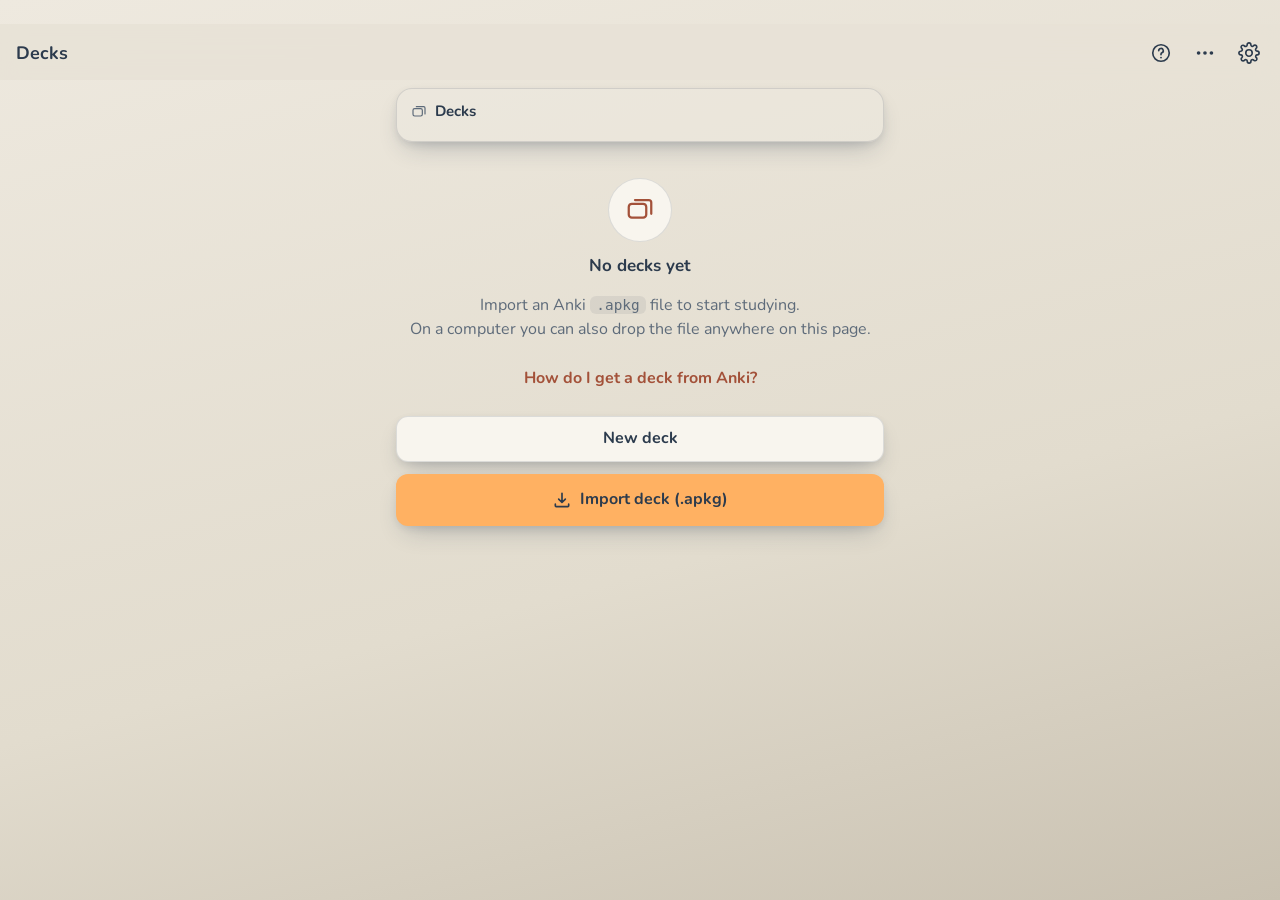
<file: flashcards/index.html>
<!doctype html>
<html lang="en">
<head>
  <meta charset="utf-8">
  <meta name="viewport" content="width=device-width, initial-scale=1, viewport-fit=cover">
  <meta name="theme-color" content="#EEE9DF" media="(prefers-color-scheme: light)">
  <meta name="theme-color" content="#1B2632" media="(prefers-color-scheme: dark)">
  <meta name="apple-mobile-web-app-capable" content="yes">
  <meta name="apple-mobile-web-app-status-bar-style" content="default">
  <meta name="apple-mobile-web-app-title" content="Cards">
  <title>Cards – spaced repetition</title>
  <link rel="manifest" href="manifest.webmanifest">
  <link rel="apple-touch-icon" href="icon.svg">
  <link rel="icon" href="icon.svg" type="image/svg+xml">
  <link rel="preconnect" href="https://fonts.gstatic.com" crossorigin>
  <link rel="stylesheet" href="https://fonts.googleapis.com/css2?family=Nunito:wght@400;600;700;800&display=swap">
  <link rel="stylesheet" href="styles.css">
</head>
<body>
  <svg hidden aria-hidden="true">
    <symbol id="i-back" viewBox="0 0 24 24"><path d="M15 5l-7 7 7 7" fill="none" stroke="currentColor" stroke-width="2.2" stroke-linecap="round" stroke-linejoin="round"/></symbol>
    <symbol id="i-gear" viewBox="0 0 24 24"><path d="M12 15.5a3.5 3.5 0 1 0 0-7 3.5 3.5 0 0 0 0 7Z" fill="none" stroke="currentColor" stroke-width="1.8"/><path d="M19.4 15a1.7 1.7 0 0 0 .3 1.8l.1.1a2 2 0 1 1-2.8 2.8l-.1-.1a1.7 1.7 0 0 0-1.8-.3 1.7 1.7 0 0 0-1 1.5V21a2 2 0 1 1-4 0v-.1a1.7 1.7 0 0 0-1.1-1.5 1.7 1.7 0 0 0-1.8.3l-.1.1a2 2 0 1 1-2.8-2.8l.1-.1a1.7 1.7 0 0 0 .3-1.8 1.7 1.7 0 0 0-1.5-1H3a2 2 0 1 1 0-4h.1a1.7 1.7 0 0 0 1.5-1.1 1.7 1.7 0 0 0-.3-1.8l-.1-.1a2 2 0 1 1 2.8-2.8l.1.1a1.7 1.7 0 0 0 1.8.3H9a1.7 1.7 0 0 0 1-1.5V3a2 2 0 1 1 4 0v.1a1.7 1.7 0 0 0 1 1.5 1.7 1.7 0 0 0 1.8-.3l.1-.1a2 2 0 1 1 2.8 2.8l-.1.1a1.7 1.7 0 0 0-.3 1.8V9a1.7 1.7 0 0 0 1.5 1H21a2 2 0 1 1 0 4h-.1a1.7 1.7 0 0 0-1.5 1Z" fill="none" stroke="currentColor" stroke-width="1.8" stroke-linejoin="round"/></symbol>
    <symbol id="i-more" viewBox="0 0 24 24"><circle cx="5" cy="12" r="2" fill="currentColor"/><circle cx="12" cy="12" r="2" fill="currentColor"/><circle cx="19" cy="12" r="2" fill="currentColor"/></symbol>
    <symbol id="i-chev" viewBox="0 0 24 24"><path d="M9 6l6 6-6 6" fill="none" stroke="currentColor" stroke-width="2" stroke-linecap="round" stroke-linejoin="round"/></symbol>
    <symbol id="i-import" viewBox="0 0 24 24"><path d="M12 4v11m0 0-4-4m4 4 4-4M4 17v2a1 1 0 0 0 1 1h14a1 1 0 0 0 1-1v-2" fill="none" stroke="currentColor" stroke-width="2" stroke-linecap="round" stroke-linejoin="round"/></symbol>
    <symbol id="i-undo" viewBox="0 0 24 24"><path d="M9 14 4 9l5-5" fill="none" stroke="currentColor" stroke-width="2" stroke-linecap="round" stroke-linejoin="round"/><path d="M4 9h10a6 6 0 0 1 0 12h-3" fill="none" stroke="currentColor" stroke-width="2" stroke-linecap="round"/></symbol>
    <symbol id="i-check" viewBox="0 0 24 24"><path d="M5 12.5l4.5 4.5L19 7.5" fill="none" stroke="currentColor" stroke-width="2.4" stroke-linecap="round" stroke-linejoin="round"/></symbol>
    <symbol id="i-cards" viewBox="0 0 24 24"><rect x="3" y="7" width="14" height="11" rx="2.5" fill="none" stroke="currentColor" stroke-width="1.8"/><path d="M8 4h11a2 2 0 0 1 2 2v9" fill="none" stroke="currentColor" stroke-width="1.8" stroke-linecap="round"/></symbol>
    <symbol id="i-edit" viewBox="0 0 24 24"><path d="M4 20h4l10.5-10.5a2.1 2.1 0 0 0-3-3L5 17v3Z" fill="none" stroke="currentColor" stroke-width="1.8" stroke-linejoin="round"/><path d="m13.5 8.5 3 3" fill="none" stroke="currentColor" stroke-width="1.8"/></symbol>
    <symbol id="i-plus" viewBox="0 0 24 24"><path d="M12 5v14M5 12h14" fill="none" stroke="currentColor" stroke-width="2.2" stroke-linecap="round"/></symbol>
    <symbol id="i-trash" viewBox="0 0 24 24"><path d="M5 7h14M10 11v6M14 11v6M6 7l1 12h10l1-12M9 7V4h6v3" fill="none" stroke="currentColor" stroke-width="1.8" stroke-linecap="round" stroke-linejoin="round"/></symbol>
    <symbol id="i-image" viewBox="0 0 24 24"><rect x="3" y="5" width="18" height="14" rx="2.5" fill="none" stroke="currentColor" stroke-width="1.8"/><circle cx="8.5" cy="10" r="1.6" fill="currentColor"/><path d="m4 18 5-5 3 3 3-3 5 5" fill="none" stroke="currentColor" stroke-width="1.8" stroke-linejoin="round"/></symbol>
    <symbol id="i-mic" viewBox="0 0 24 24"><rect x="9" y="3" width="6" height="11" rx="3" fill="none" stroke="currentColor" stroke-width="1.8"/><path d="M5 11a7 7 0 0 0 14 0M12 18v3M9 21h6" fill="none" stroke="currentColor" stroke-width="1.8" stroke-linecap="round"/></symbol>
    <symbol id="i-audio" viewBox="0 0 24 24"><path d="M4 10v4h3l4 4V6L7 10H4Z" fill="none" stroke="currentColor" stroke-width="1.8" stroke-linejoin="round"/><path d="M15 9a4 4 0 0 1 0 6M17.5 6.5a8 8 0 0 1 0 11" fill="none" stroke="currentColor" stroke-width="1.8" stroke-linecap="round"/></symbol>
    <symbol id="i-flag" viewBox="0 0 24 24"><path d="M6 21V4h10l-1.5 3.5L16 11H6" fill="none" stroke="currentColor" stroke-width="1.8" stroke-linejoin="round"/></symbol>
    <symbol id="i-stats" viewBox="0 0 24 24"><path d="M4 20V10M10 20V4M16 20v-7M22 20H2" fill="none" stroke="currentColor" stroke-width="2" stroke-linecap="round"/></symbol>
    <symbol id="i-sync" viewBox="0 0 24 24"><path d="M20 12a8 8 0 0 1-14.2 5M4 12a8 8 0 0 1 14.2-5" fill="none" stroke="currentColor" stroke-width="1.9" stroke-linecap="round"/><path d="M18 3v4h-4M6 21v-4h4" fill="none" stroke="currentColor" stroke-width="1.9" stroke-linecap="round" stroke-linejoin="round"/></symbol>
    <symbol id="i-help" viewBox="0 0 24 24"><circle cx="12" cy="12" r="9" fill="none" stroke="currentColor" stroke-width="1.8"/><path d="M9.5 9.5a2.5 2.5 0 1 1 3.5 2.3c-.7.3-1 .8-1 1.5v.5" fill="none" stroke="currentColor" stroke-width="1.8" stroke-linecap="round"/><circle cx="12" cy="17" r="1" fill="currentColor"/></symbol>
  </svg>

  <header class="topbar">
    <button id="btn-back" class="icon-btn hidden" aria-label="Back"><svg><use href="#i-back"/></svg></button>
    <h1 id="title">Decks</h1>
    <div class="spacer"></div>
    <button id="btn-undo" class="icon-btn hidden" aria-label="Undo last answer" disabled><svg><use href="#i-undo"/></svg></button>
    <button id="btn-edit-card" class="icon-btn hidden" aria-label="Edit card" data-i18n-label="btn.edit"><svg><use href="#i-edit"/></svg></button>
    <button id="btn-study-more" class="icon-btn hidden" aria-label="More"><svg><use href="#i-more"/></svg></button>
    <button id="btn-sync" class="icon-btn hidden" aria-label="Sync" title=""><svg><use href="#i-sync"/></svg></button>
    <button id="btn-help" class="icon-btn" aria-label="Help" data-i18n-label="app.help"><svg><use href="#i-help"/></svg></button>
    <button id="btn-more" class="icon-btn hidden" aria-label="More"><svg><use href="#i-more"/></svg></button>
    <button id="btn-settings" class="icon-btn" aria-label="Settings" data-i18n-label="app.settings"><svg><use href="#i-gear"/></svg></button>
  </header>
  <div id="study-progress" class="progress hidden"><div id="study-progress-bar"></div></div>

  <main id="main">
    <!-- Deck list -->
    <section id="view-decks" class="view">
      <div class="hero" id="hero">
        <div class="hero-main">
          <div class="hero-label" data-i18n="hero.due">Due today</div>
          <div class="hero-number" id="hero-due">0</div>
          <div class="hero-sub" id="hero-sub"></div>
        </div>
        <div class="hero-side">
          <div><strong id="hero-done">0</strong><span data-i18n="hero.reviewed">reviewed today</span></div>
          <div><strong id="hero-streak">0</strong><span data-i18n="hero.streak">day streak</span></div>
        </div>
      </div>

      <div class="panel" id="deck-panel">
        <div class="section-head"><h2><svg class="sh-ico"><use href="#i-cards"/></svg><span data-i18n="decks.title">Decks</span></h2><span class="muted" id="deck-summary"></span></div>
        <div id="deck-list" class="deck-list"></div>
      </div>

      <div id="empty-state" class="empty hidden">
        <div class="empty-art"><svg><use href="#i-cards"/></svg></div>
        <h3 data-i18n="empty.title">No decks yet</h3>
        <p class="muted" data-i18n-html="empty.text"></p>
        <button class="btn link" id="btn-empty-help" data-i18n="empty.help">How do I get a deck from Anki?</button>
      </div>

      <div class="row">
        <button id="btn-new-deck" class="btn" data-i18n="btn.new_deck">New deck</button>
      </div>
      <label class="btn primary big fab" id="btn-import-label">
        <svg class="ico"><use href="#i-import"/></svg> <span data-i18n="btn.import">Import deck (.apkg)</span>
        <input id="file-apkg" type="file" accept=".apkg,.zip,application/zip,application/octet-stream" hidden>
      </label>
      <input id="file-backup" type="file" accept=".zip,application/zip" hidden>
      <p id="import-status" class="status hidden" aria-live="polite"></p>
    </section>

    <!-- Deck overview -->
    <section id="view-deck" class="view hidden">
      <div class="card-panel">
        <h2 id="deck-name" class="deck-title"></h2>
        <p class="muted" id="deck-total"></p>
        <div class="ring-row">
          <svg class="ring" viewBox="0 0 120 120" aria-hidden="true">
            <circle cx="60" cy="60" r="52" class="ring-bg"/>
            <circle cx="60" cy="60" r="52" class="ring-fg" id="ring-fg"/>
            <text x="60" y="56" class="ring-num" id="ring-pct">0%</text>
            <text x="60" y="76" class="ring-lbl" data-i18n="deck.learned">learned</text>
          </svg>
          <div class="counts">
            <div class="count new"><span class="n" id="c-new">0</span><small data-i18n="count.new">New</small></div>
            <div class="count learn"><span class="n" id="c-learn">0</span><small data-i18n="count.learn">Learning</small></div>
            <div class="count due"><span class="n" id="c-due">0</span><small data-i18n="count.due">To review</small></div>
          </div>
        </div>
      </div>

      <div class="card-panel">
        <div class="section-head"><h3><svg class="sh-ico"><use href="#i-check"/></svg><span data-i18n="deck.last7">Last 7 days</span></h3><span class="muted" id="hist-total"></span></div>
        <div class="hist" id="hist"></div>
      </div>

      <button id="btn-study" class="btn primary big" data-i18n="btn.study">Study now</button>
      <div class="row">
        <button id="btn-custom" class="btn" data-i18n="btn.custom">Custom study</button>
        <button id="btn-stats" class="btn" data-i18n="btn.stats">Statistics</button>
      </div>
      <div class="row">
        <button id="btn-add-card" class="btn" data-i18n="btn.add_card">Add card</button>
        <button id="btn-browse" class="btn" data-i18n="btn.browse">Browse cards</button>
      </div>
      <div class="row">
        <button id="btn-deck-rename" class="btn" data-i18n="btn.rename_deck">Rename</button>
        <button id="btn-deck-export" class="btn" data-i18n="btn.export_deck">Export .apkg</button>
        <button id="btn-deck-delete" class="btn danger" data-i18n="btn.delete_deck">Delete deck</button>
      </div>
    </section>

    <!-- Study -->
    <section id="view-study" class="view hidden">
      <div class="study-head">
        <span class="pill new"><i></i><b id="s-new">0</b> <span data-i18n="study.new">new</span></span>
        <span class="pill learn"><i></i><b id="s-learn">0</b> <span data-i18n="study.learn">learning</span></span>
        <span class="pill due"><i></i><b id="s-due">0</b> <span data-i18n="study.due">review</span></span>
        <span id="flag-dot" class="flagdot hidden"></span>
      </div>
      <div id="card-wrap" class="card-wrap">
        <div id="card-host" class="card-host" tabindex="0" role="button" aria-label="Show answer"></div>
        <div id="timer-bar" class="timer hidden"><i></i></div>
        <div id="type-wrap" class="type-wrap hidden">
          <input id="type-input" type="text" autocomplete="off" autocapitalize="off" autocorrect="off" spellcheck="false" data-i18n-placeholder="study.type_here" placeholder="Type the answer…">
          <button id="btn-type-check" class="btn primary" data-i18n="study.check">Check</button>
        </div>
        <div id="type-result" class="type-result hidden"></div>
        <div class="card-hint" id="card-hint"></div>
      </div>
      <div class="study-controls">
        <button id="btn-show" class="btn primary big"><span data-i18n="btn.show">Show answer</span> <kbd class="key inline">space</kbd></button>
        <div id="grade" class="grade hidden">
          <button data-grade="1" class="btn again"><kbd class="key">1</kbd><span data-i18n="grade.again">Again</span><small id="iv-1"></small></button>
          <button data-grade="2" class="btn hard"><kbd class="key">2</kbd><span data-i18n="grade.hard">Hard</span><small id="iv-2"></small></button>
          <button data-grade="3" class="btn good"><kbd class="key">3</kbd><span data-i18n="grade.good">Good</span><small id="iv-3"></small></button>
          <button data-grade="4" class="btn easy"><kbd class="key">4</kbd><span data-i18n="grade.easy">Easy</span><small id="iv-4"></small></button>
        </div>
      </div>
      <div id="study-done" class="done hidden">
        <div class="done-art"><svg><use href="#i-check"/></svg></div>
        <h2 data-i18n="done.title">Session complete</h2>
        <p class="muted" id="study-done-msg"></p>
        <div class="summary">
          <div><strong id="sum-count">0</strong><span data-i18n="done.cards">cards</span></div>
          <div><strong id="sum-acc">0%</strong><span data-i18n="done.correct">correct</span></div>
          <div><strong id="sum-time">0m</strong><span data-i18n="done.time">time</span></div>
        </div>
        <button id="btn-done-back" class="btn primary big" data-i18n="btn.back_to_decks">Back to decks</button>
      </div>
    </section>

    <!-- Settings -->
    <section id="view-settings" class="view hidden">
      <div class="group">
        <div class="group-title" data-i18n="set.limits">Daily limits</div>
        <label class="field"><span data-i18n="set.new_per_day">New cards per day</span><input id="set-new-per-day" type="number" inputmode="numeric" min="0" max="9999"></label>
        <label class="field"><span data-i18n="set.rev_per_day">Maximum reviews per day</span><input id="set-rev-per-day" type="number" inputmode="numeric" min="0" max="99999"></label>
      </div>
      <div class="group">
        <div class="group-title" data-i18n="set.learning">Learning</div>
        <label class="field"><span data-i18n="set.algorithm">Scheduling algorithm</span>
          <select id="set-algo"><option value="fsrs">FSRS</option><option value="sm2">SM-2</option></select>
        </label>
        <label class="field" id="row-retention"><span data-i18n="set.retention">Desired retention (%)</span><input id="set-retention" type="number" inputmode="numeric" min="70" max="97"></label>
        <label class="field"><span data-i18n="set.steps">Learning steps (minutes)</span><input id="set-steps" type="text" placeholder="1, 10"></label>
        <p class="muted small" data-i18n="set.algo_hint"></p>
      </div>
      <div class="group">
        <div class="group-title" data-i18n="set.study">Study</div>
        <label class="field"><span data-i18n="set.type_answer">Type the answer</span><select id="set-type"><option value="0" data-i18n="set.off">Off</option><option value="1" data-i18n="set.on">On</option></select></label>
        <label class="field"><span data-i18n="set.autoplay">Play audio automatically</span><select id="set-autoplay"><option value="1" data-i18n="set.on">On</option><option value="0" data-i18n="set.off">Off</option></select></label>
        <label class="field"><span data-i18n="set.timelimit">Seconds per card (0 = no limit)</span><input id="set-timelimit" type="number" inputmode="numeric" min="0" max="600"></label>
        <button id="btn-notetypes" class="btn row-btn" data-i18n="set.notetypes">Note types (card templates)…</button>
      </div>
      <div class="group">
        <div class="group-title" data-i18n="set.appearance">Appearance</div>
        <label class="field"><span data-i18n="set.theme">Theme</span>
          <select id="set-theme"><option value="auto" data-i18n="set.theme_auto">System</option><option value="light" data-i18n="set.theme_light">Light</option><option value="dark" data-i18n="set.theme_dark">Dark</option></select>
        </label>
        <label class="field"><span data-i18n="set.language">Language</span>
          <select id="set-lang"><option value="auto" data-i18n="set.lang_auto">Automatic</option><option value="en">English</option><option value="pl">Polski</option></select>
        </label>
      </div>
      <button id="btn-settings-save" class="btn primary big" data-i18n="btn.save">Save</button>

      <div class="group" id="sync-group">
        <div class="group-title" data-i18n="sync.title">Sync between devices</div>
        <p class="status err small hidden" id="sync-unavailable"></p>
        <div id="sync-signed-out">
          <p class="muted small" data-i18n="sync.intro"></p>
          <div class="field col"><span data-i18n="sync.email">Your e-mail</span><input id="sync-email" type="email" autocomplete="email" placeholder="ala@example.com"></div>
          <button id="btn-sync-link" class="btn row-btn" data-i18n="sync.send_link">Send me a sign-in link</button>
          <button id="btn-sync-google" class="btn row-btn" data-i18n="sync.google">Sign in with Google</button>
        </div>
        <div id="sync-signed-in" class="hidden">
          <p class="small" id="sync-who"></p>
          <p class="muted small" id="sync-info"></p>
          <button id="btn-sync-now" class="btn row-btn" data-i18n="sync.now">Sync now</button>
          <button id="btn-sync-out" class="btn row-btn" data-i18n="sync.signout">Sign out</button>
        </div>
        <p class="status err small hidden" id="sync-error"></p>
      </div>
      <div class="group">
        <div class="group-title" data-i18n="set.data">Data</div>
        <button id="btn-export" class="btn row-btn" data-i18n="btn.backup">Back up everything (.zip)</button>
        <button id="btn-restore" class="btn row-btn" data-i18n="btn.restore">Restore from backup…</button>
        <button id="btn-persist" class="btn row-btn" data-i18n="btn.persist">Request persistent storage</button>
        <p class="muted small" id="storage-info">…</p>
      </div>
      <div class="group">
        <div class="group-title" data-i18n="app.help">Help</div>
        <button id="btn-settings-help" class="btn row-btn" data-i18n="empty.help">How do I get a deck from Anki?</button>
      </div>
      <div class="group">
        <div class="group-title" data-i18n="set.danger">Danger zone</div>
        <button id="btn-wipe" class="btn row-btn danger" data-i18n="btn.wipe">Delete all data on this device</button>
      </div>
      <p class="muted small center" id="settings-footer"></p>
    </section>

    <!-- Card editor -->
    <section id="view-editor" class="view hidden">
      <div class="group">
        <div class="group-title" data-i18n="ed.type">Card type</div>
        <div class="seg" id="ed-type">
          <button data-type="basic" class="on" data-i18n="ed.basic">Basic</button>
          <button data-type="reversed" data-i18n="ed.reversed">Basic + reversed</button>
          <button data-type="cloze" data-i18n="ed.cloze">Cloze</button>
        </div>
      </div>
      <div class="group" id="ed-fields">
        <div class="field col"><span id="ed-l1" data-i18n="ed.front">Front</span><div class="toolbar" data-for="ed-f1">
            <button type="button" data-cmd="bold" title="Bold"><b>B</b></button>
            <button type="button" data-cmd="italic" title="Italic"><i>I</i></button>
            <button type="button" data-cmd="underline" title="Underline"><u>U</u></button>
            <button type="button" data-cmd="superscript" title="Superscript">x<sup>2</sup></button>
            <button type="button" data-cmd="subscript" title="Subscript">H<sub>2</sub></button>
            <select data-font title="Font"><option value="">Aa</option><option value="Arial, sans-serif">Arial</option><option value="Georgia, serif">Serif</option><option value="Nunito, ui-rounded, sans-serif">Nunito</option><option value="ui-monospace, Menlo, monospace">Mono</option><option value="Comic Sans MS, cursive">Comic</option></select>
            <select data-size title="Size"><option value="">T</option><option value="2">S</option><option value="3">M</option><option value="5">L</option><option value="6">XL</option></select>
            <label class="colorbtn" title="Text colour">A<input type="color" data-color value="#2C3B4D"></label>
            <label class="colorbtn hl" title="Highlight">▮<input type="color" data-hilite value="#FFE08A"></label>
            <button type="button" data-cmd="insertUnorderedList" title="Bullets">•≡</button>
            <button type="button" data-cmd="insertOrderedList" title="Numbered">1≡</button>
            <button type="button" data-cmd="justifyLeft" title="Left">⇤</button>
            <button type="button" data-cmd="justifyCenter" title="Centre">☰</button>
            <button type="button" data-cmd="removeFormat" title="Clear formatting">⌫</button>
            <button type="button" data-cloze title="Cloze" class="cloze-btn">[…]</button>
          </div>
          <div id="ed-f1" class="rte" contenteditable="true"></div>
          <div class="thumbs" id="ed-img1"></div>
          <div class="thumbs" id="ed-aud1"></div>
          <div class="row imgrow">
            <label class="btn small-btn"><svg class="ico"><use href="#i-image"/></svg> <span data-i18n="ed.add_image">Add photo</span><input type="file" accept="image/*" data-field="1" class="ed-img-input" hidden></label>
            <button type="button" class="btn small-btn ed-rec" data-field="1"><svg class="ico"><use href="#i-mic"/></svg> <span data-i18n="ed.record">Record</span></button>
            <label class="btn small-btn"><svg class="ico"><use href="#i-audio"/></svg> <span data-i18n="ed.add_audio">Audio file</span><input type="file" accept="audio/*" data-field="1" class="ed-aud-input" hidden></label>
          </div>
        </div>
        <div class="field col"><span id="ed-l2" data-i18n="ed.back">Back</span><div class="toolbar" data-for="ed-f2">
            <button type="button" data-cmd="bold" title="Bold"><b>B</b></button>
            <button type="button" data-cmd="italic" title="Italic"><i>I</i></button>
            <button type="button" data-cmd="underline" title="Underline"><u>U</u></button>
            <button type="button" data-cmd="superscript" title="Superscript">x<sup>2</sup></button>
            <button type="button" data-cmd="subscript" title="Subscript">H<sub>2</sub></button>
            <select data-font title="Font"><option value="">Aa</option><option value="Arial, sans-serif">Arial</option><option value="Georgia, serif">Serif</option><option value="Nunito, ui-rounded, sans-serif">Nunito</option><option value="ui-monospace, Menlo, monospace">Mono</option><option value="Comic Sans MS, cursive">Comic</option></select>
            <select data-size title="Size"><option value="">T</option><option value="2">S</option><option value="3">M</option><option value="5">L</option><option value="6">XL</option></select>
            <label class="colorbtn" title="Text colour">A<input type="color" data-color value="#2C3B4D"></label>
            <label class="colorbtn hl" title="Highlight">▮<input type="color" data-hilite value="#FFE08A"></label>
            <button type="button" data-cmd="insertUnorderedList" title="Bullets">•≡</button>
            <button type="button" data-cmd="insertOrderedList" title="Numbered">1≡</button>
            <button type="button" data-cmd="justifyLeft" title="Left">⇤</button>
            <button type="button" data-cmd="justifyCenter" title="Centre">☰</button>
            <button type="button" data-cmd="removeFormat" title="Clear formatting">⌫</button>
            <button type="button" data-cloze title="Cloze" class="cloze-btn">[…]</button>
          </div>
          <div id="ed-f2" class="rte" contenteditable="true"></div>
          <div class="thumbs" id="ed-img2"></div>
          <div class="thumbs" id="ed-aud2"></div>
          <div class="row imgrow">
            <label class="btn small-btn"><svg class="ico"><use href="#i-image"/></svg> <span data-i18n="ed.add_image">Add photo</span><input type="file" accept="image/*" data-field="2" class="ed-img-input" hidden></label>
            <button type="button" class="btn small-btn ed-rec" data-field="2"><svg class="ico"><use href="#i-mic"/></svg> <span data-i18n="ed.record">Record</span></button>
            <label class="btn small-btn"><svg class="ico"><use href="#i-audio"/></svg> <span data-i18n="ed.add_audio">Audio file</span><input type="file" accept="audio/*" data-field="2" class="ed-aud-input" hidden></label>
          </div>
        </div>
        <p class="muted small" id="ed-hint"></p>
        <label class="field col"><span data-i18n="ed.tags">Tags (optional)</span><input id="ed-tags" type="text" placeholder="chemistry, chapter1"></label>
      </div>
      <button id="btn-ed-save" class="btn primary big" data-i18n="ed.save">Save</button>
      <button id="btn-ed-save-add" class="btn big" data-i18n="ed.save_add">Save and add another</button>
      <button id="btn-ed-suspend" class="btn big hidden"></button>
      <button id="btn-ed-delete" class="btn big danger hidden" data-i18n="ed.delete">Delete this card</button>
    </section>

    <!-- Card browser -->
    <section id="view-browser" class="view hidden">
      <input id="br-search" type="search" class="search" data-i18n-placeholder="br.search" placeholder="Search…">
      <div class="chips" id="br-filter">
        <button data-f="all" class="on" data-i18n="br.f_all">All</button>
        <button data-f="new" data-i18n="st.new">new</button>
        <button data-f="due" data-i18n="br.f_due">due</button>
        <button data-f="flag" data-i18n="br.f_flag">flagged</button>
        <button data-f="susp" data-i18n="br.f_susp">suspended</button>
      </div>
      <div class="panel">
        <div class="section-head"><h2><svg class="sh-ico"><use href="#i-cards"/></svg><span id="br-count"></span></h2></div>
        <div id="br-list" class="deck-list"></div>
      </div>
      <button id="btn-br-add" class="btn primary big"><svg class="ico"><use href="#i-plus"/></svg> <span data-i18n="btn.add_card">Add card</span></button>
    </section>

    <!-- Statistics -->
    <section id="view-stats" class="view hidden">
      <div class="card-panel">
        <div class="section-head"><h3 data-i18n="stats.cards">Cards</h3><span class="muted" id="st-total"></span></div>
        <div class="stack" id="st-states"></div>
        <div class="legend" id="st-legend"></div>
      </div>
      <div class="summary">
        <div><strong id="st-ret">–</strong><span data-i18n="stats.retention">retention (30 d)</span></div>
        <div><strong id="st-reviews">0</strong><span data-i18n="stats.reviews30">reviews (30 d)</span></div>
        <div><strong id="st-time">–</strong><span data-i18n="stats.avg_time">per card</span></div>
      </div>
      <div class="card-panel">
        <div class="section-head"><h3 data-i18n="stats.history">Reviews, last 30 days</h3><span class="muted" id="st-hist-total"></span></div>
        <div class="hist hist30" id="st-hist"></div>
      </div>
      <div class="card-panel">
        <div class="section-head"><h3 data-i18n="stats.forecast">Due, next 30 days</h3><span class="muted" id="st-forecast-total"></span></div>
        <div class="hist hist30" id="st-forecast"></div>
      </div>
      <div class="card-panel">
        <div class="section-head"><h3 data-i18n="stats.hardest">Hardest cards</h3></div>
        <div id="st-hard" class="deck-list"></div>
      </div>
    </section>

    <!-- Note types -->
    <section id="view-notetypes" class="view hidden">
      <div class="panel"><div id="nt-list" class="deck-list"></div></div>
      <p class="muted small" data-i18n="nt.hint"></p>
    </section>
    <section id="view-template" class="view hidden">
      <div class="group">
        <label class="field"><span data-i18n="nt.template">Template</span><select id="tp-select"></select></label>
        <div class="field col"><span data-i18n="nt.front">Front (question) HTML</span><textarea id="tp-qfmt" rows="4" spellcheck="false"></textarea></div>
        <div class="field col"><span data-i18n="nt.back">Back (answer) HTML</span><textarea id="tp-afmt" rows="4" spellcheck="false"></textarea></div>
        <div class="field col"><span data-i18n="nt.css">Styling (CSS)</span><textarea id="tp-css" rows="6" spellcheck="false"></textarea></div>
        <p class="muted small" id="tp-fields"></p>
      </div>
      <button id="btn-tp-save" class="btn primary big" data-i18n="btn.save">Save</button>
    </section>

    <!-- Help -->
    <section id="view-help" class="view hidden">
      <article id="help-body" class="help"></article>
    </section>
  </main>

  <!-- More menu (deck list) -->
  <div id="sheet" class="sheet hidden" role="dialog">
    <div class="sheet-backdrop" id="sheet-backdrop"></div>
    <div class="sheet-body">
      <div class="sheet-grip"></div>
      <button id="sheet-backup" class="btn row-btn" data-i18n="btn.backup">Back up everything (.zip)</button>
      <button id="sheet-restore" class="btn row-btn" data-i18n="btn.restore">Restore from backup…</button>
      <button id="sheet-cancel" class="btn row-btn" data-i18n="btn.cancel">Cancel</button>
    </div>
  </div>

  <div id="sheet-study" class="sheet hidden" role="dialog">
    <div class="sheet-backdrop"></div>
    <div class="sheet-body">
      <div class="sheet-grip"></div>
      <button id="ss-flag" class="btn row-btn"><svg class="ico"><use href="#i-flag"/></svg> <span data-i18n="study.flag">Flag</span></button>
      <button id="ss-suspend" class="btn row-btn"><span data-i18n="study.suspend">Suspend card</span></button>
      <button id="ss-bury" class="btn row-btn"><span data-i18n="study.bury">Bury until tomorrow</span></button>
      <button id="ss-cancel" class="btn row-btn" data-i18n="btn.cancel">Cancel</button>
    </div>
  </div>
  <div id="sheet-custom" class="sheet hidden" role="dialog">
    <div class="sheet-backdrop"></div>
    <div class="sheet-body">
      <div class="sheet-grip"></div>
      <div class="group-title" data-i18n="cs.title">Custom study</div>
      <label class="field"><span data-i18n="cs.tag">Only cards with tag</span><select id="cs-tag"><option value="">—</option></select></label>
      <label class="field"><span data-i18n="cs.flag">Only flagged cards</span><input id="cs-flag" type="checkbox"></label>
      <label class="field"><span data-i18n="cs.hard">Only hard cards (2+ lapses)</span><input id="cs-hard" type="checkbox"></label>
      <label class="field"><span data-i18n="cs.ahead">Review ahead (days)</span><input id="cs-ahead" type="number" inputmode="numeric" min="0" max="365" value="0"></label>
      <label class="field"><span data-i18n="cs.new">Extra new cards</span><input id="cs-new" type="number" inputmode="numeric" min="0" max="999" value="0"></label>
      <label class="field"><span data-i18n="cs.nolimit">Ignore daily limits</span><input id="cs-nolimit" type="checkbox"></label>
      <div class="row" style="padding:8px"><button id="cs-cancel" class="btn" data-i18n="btn.cancel">Cancel</button><button id="cs-start" class="btn primary" data-i18n="cs.start">Start</button></div>
    </div>
  </div>
  <div id="drop-overlay" class="drop-overlay hidden"><div data-i18n="drop.hint">Drop the .apkg file to import</div></div>
  <div id="toast" class="toast hidden" role="status"></div>

  <script src="vendor/jszip.min.js"></script>
  <script src="vendor/firebase-app-compat.js"></script>
  <script src="vendor/firebase-auth-compat.js"></script>
  <script src="vendor/firebase-firestore-compat.js"></script>
  <script src="vendor/sql-wasm.js"></script>
  <script type="module" src="app.js"></script>
</body>
</html>
</file>
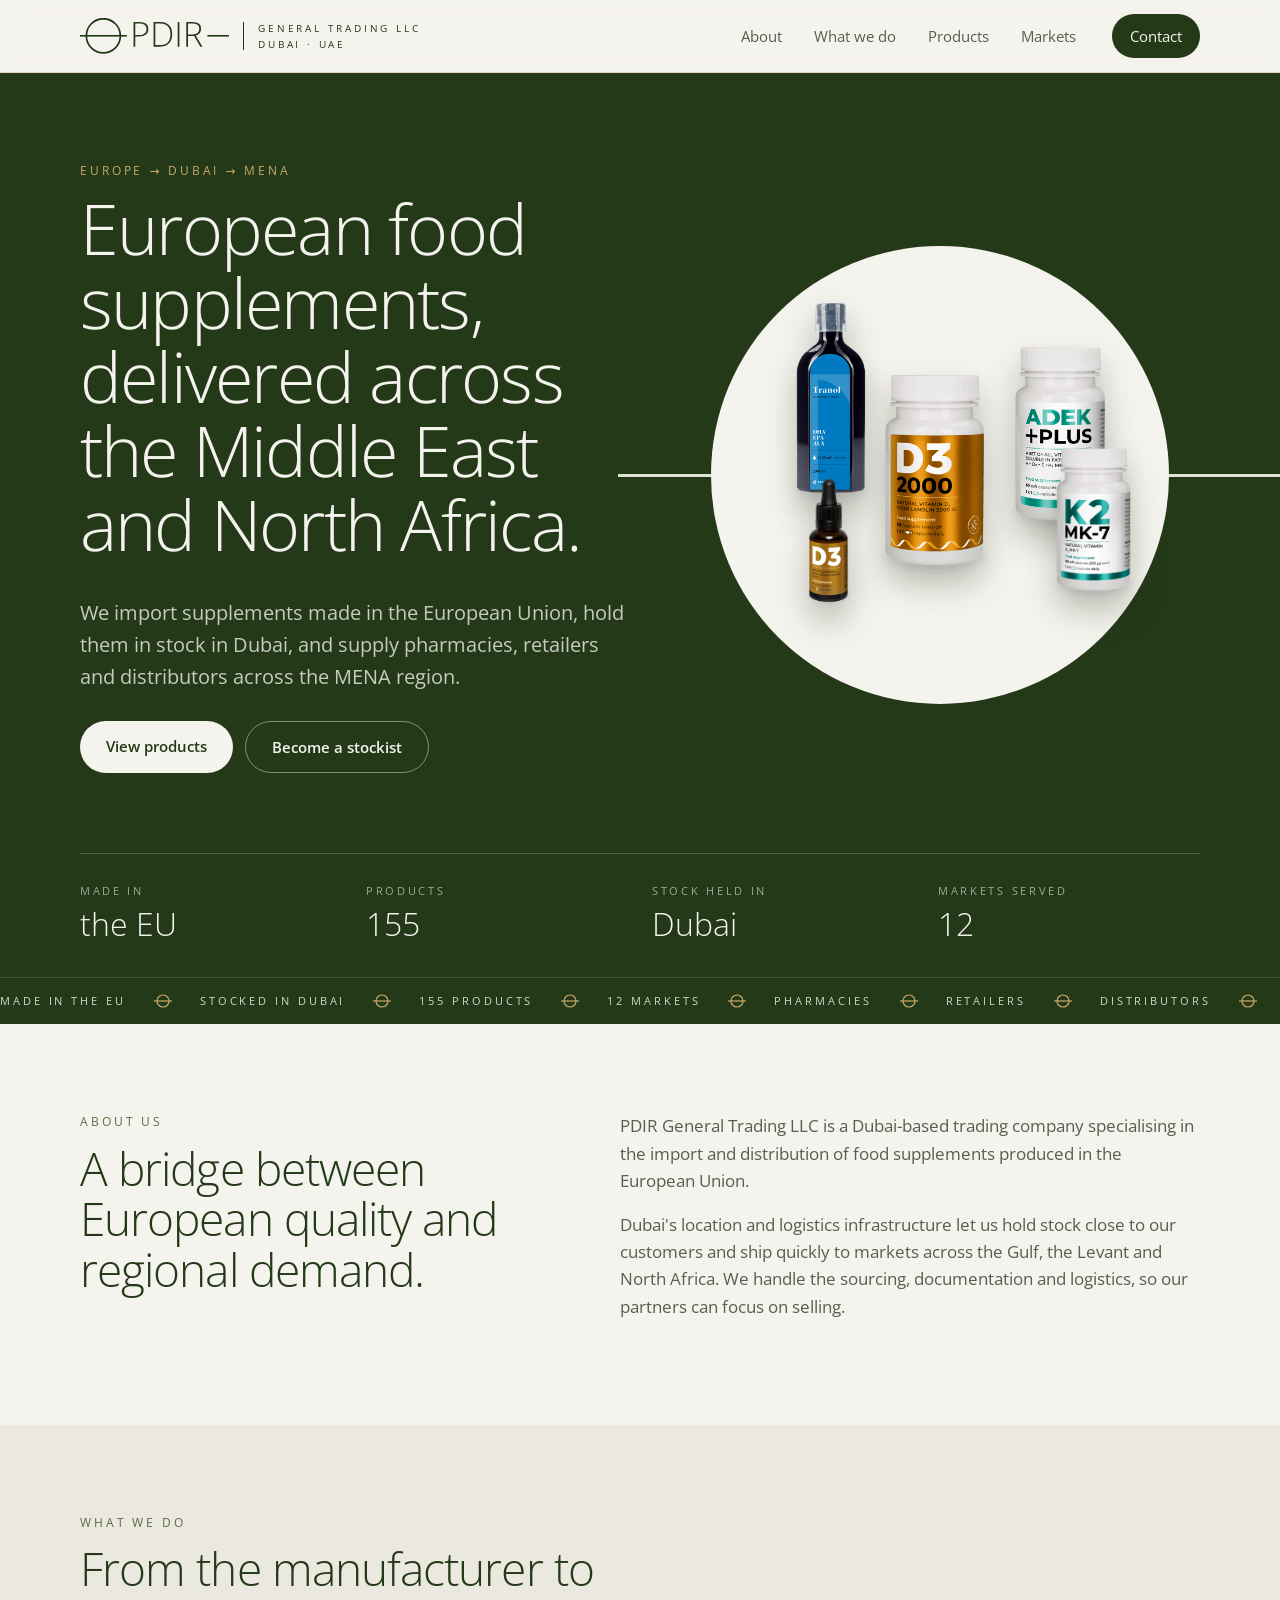
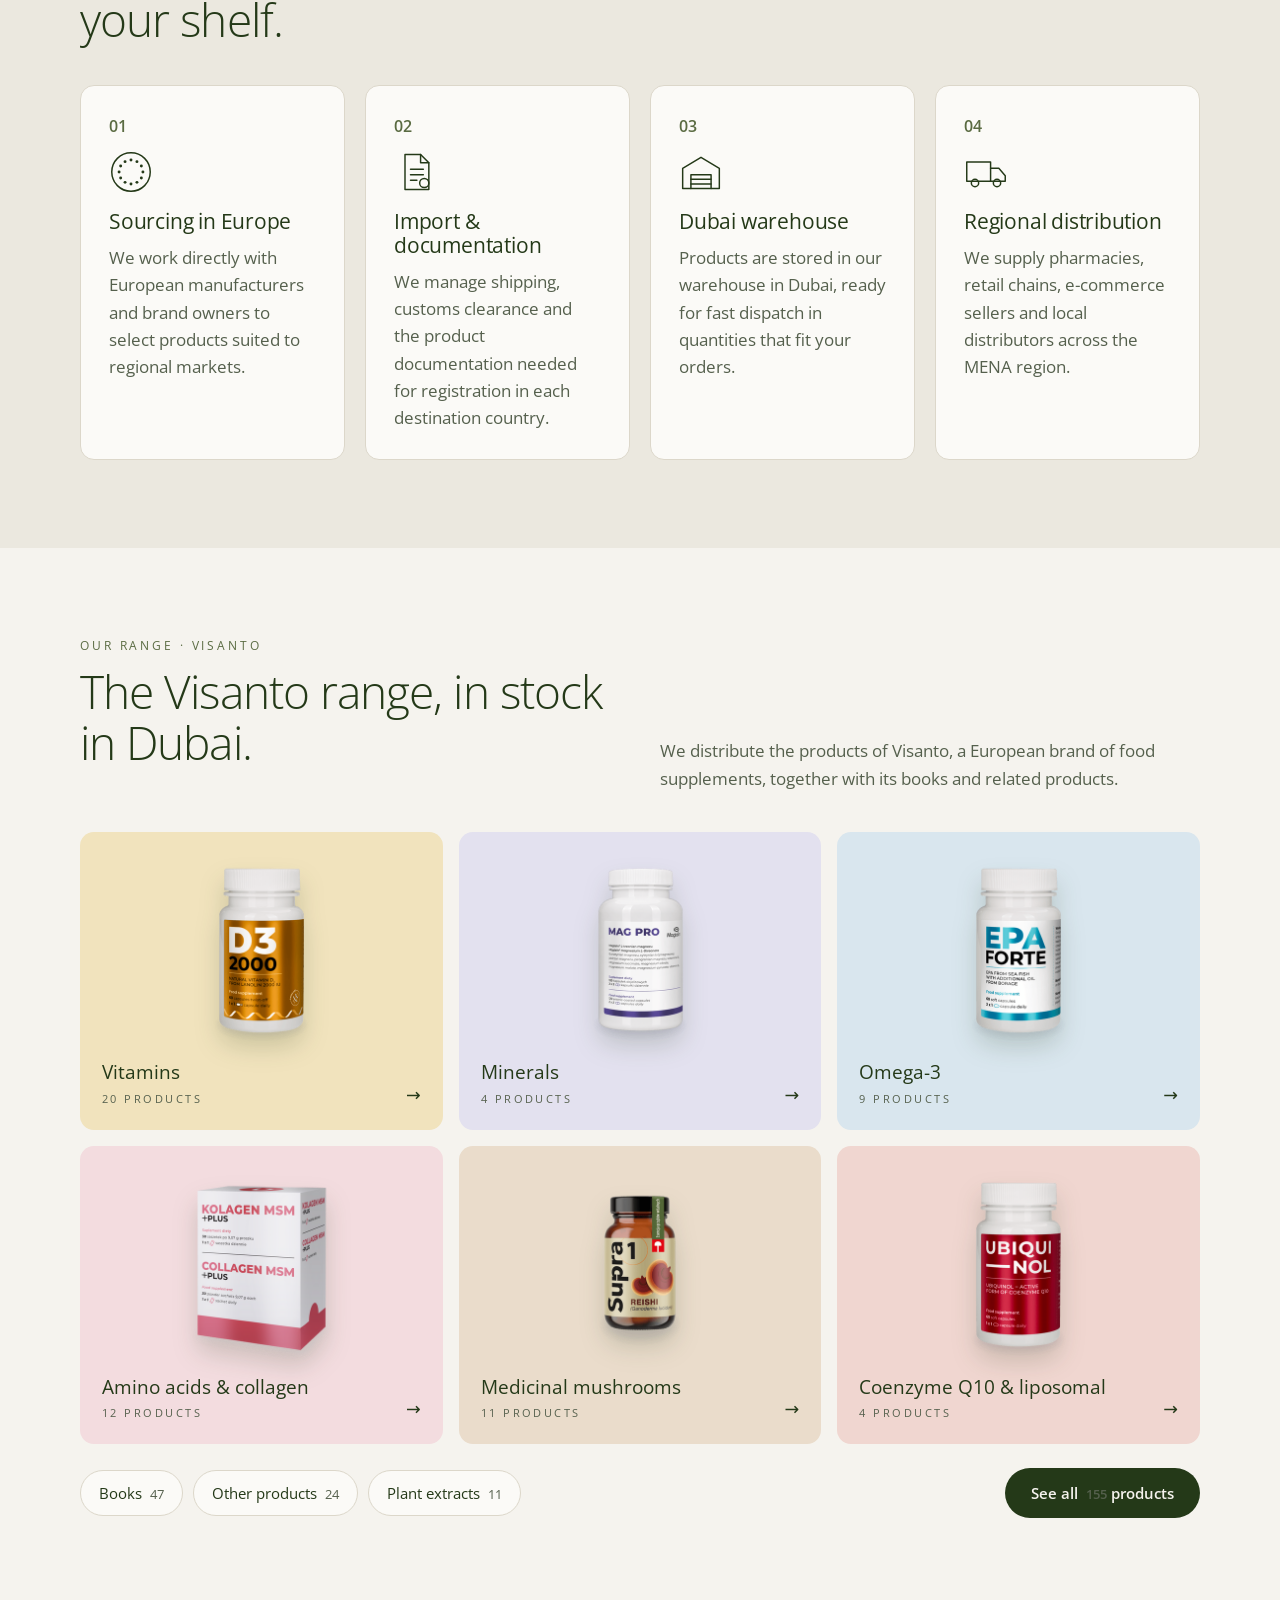
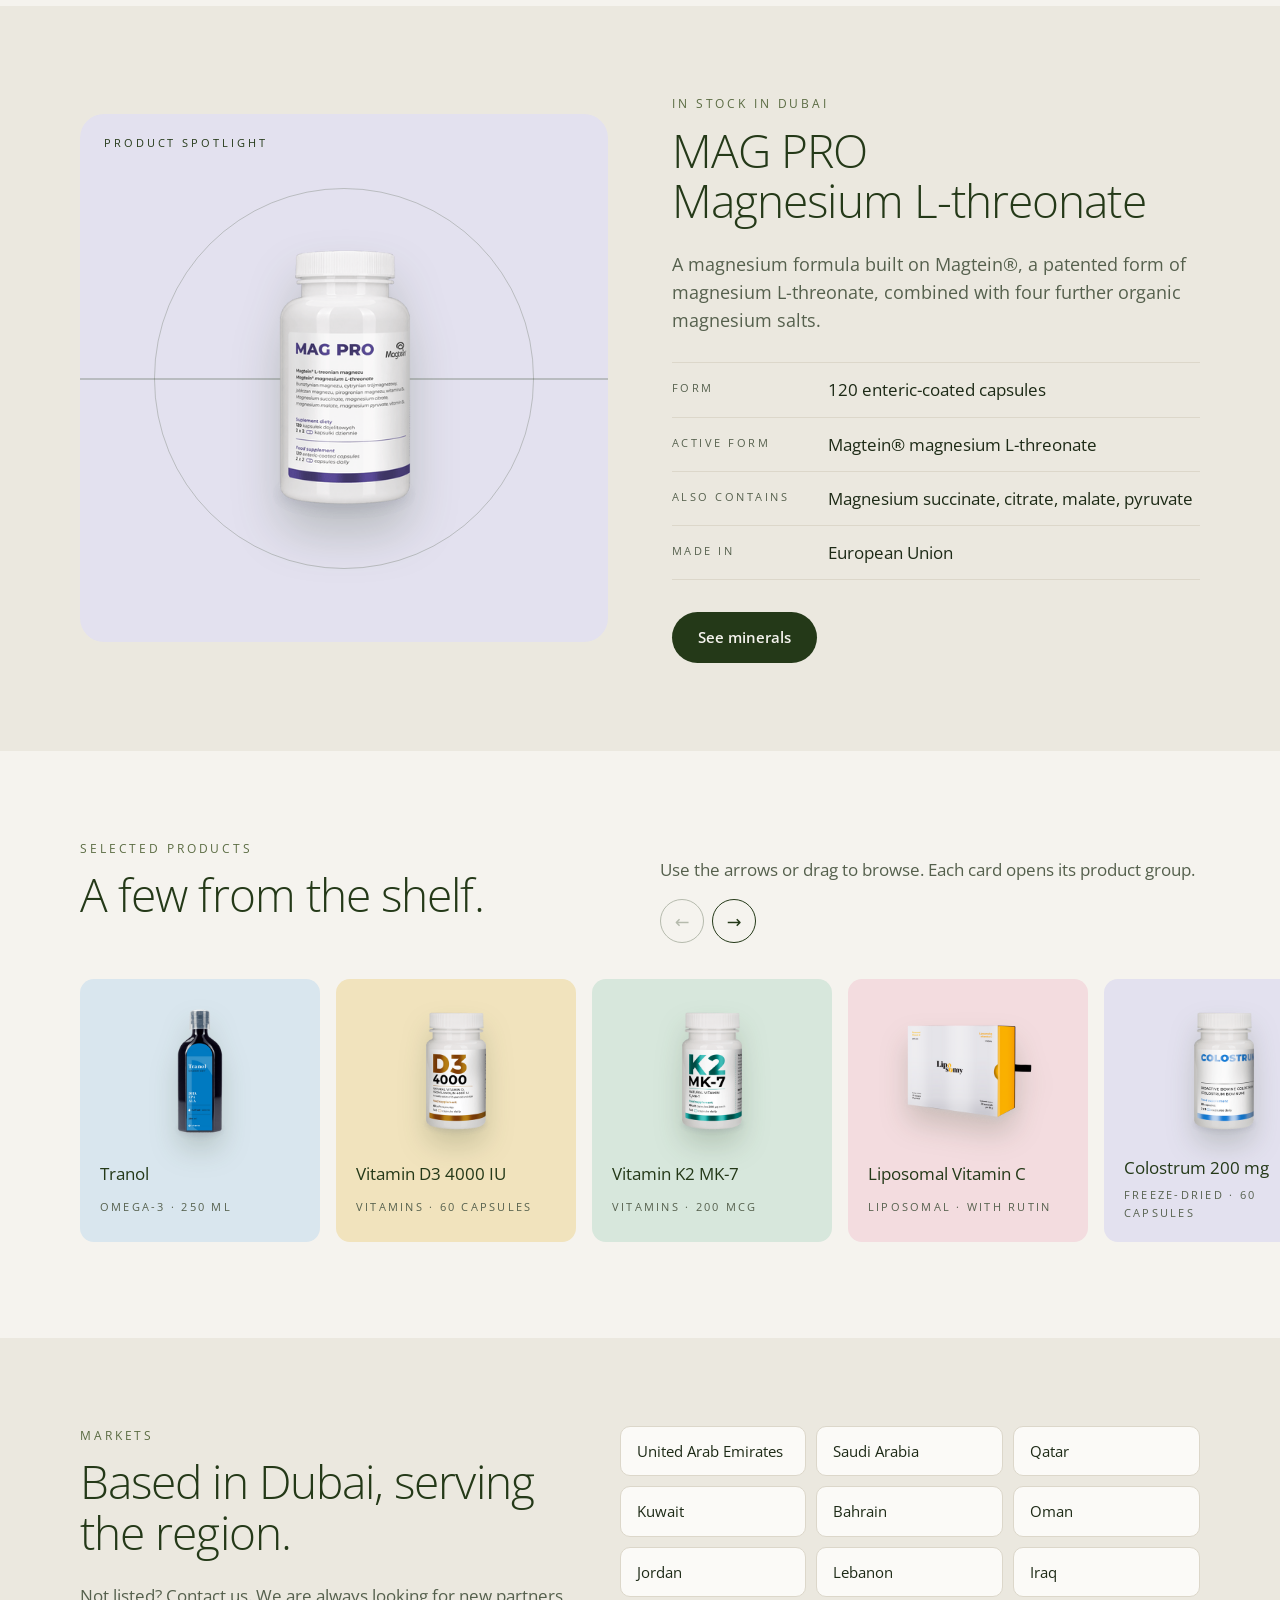
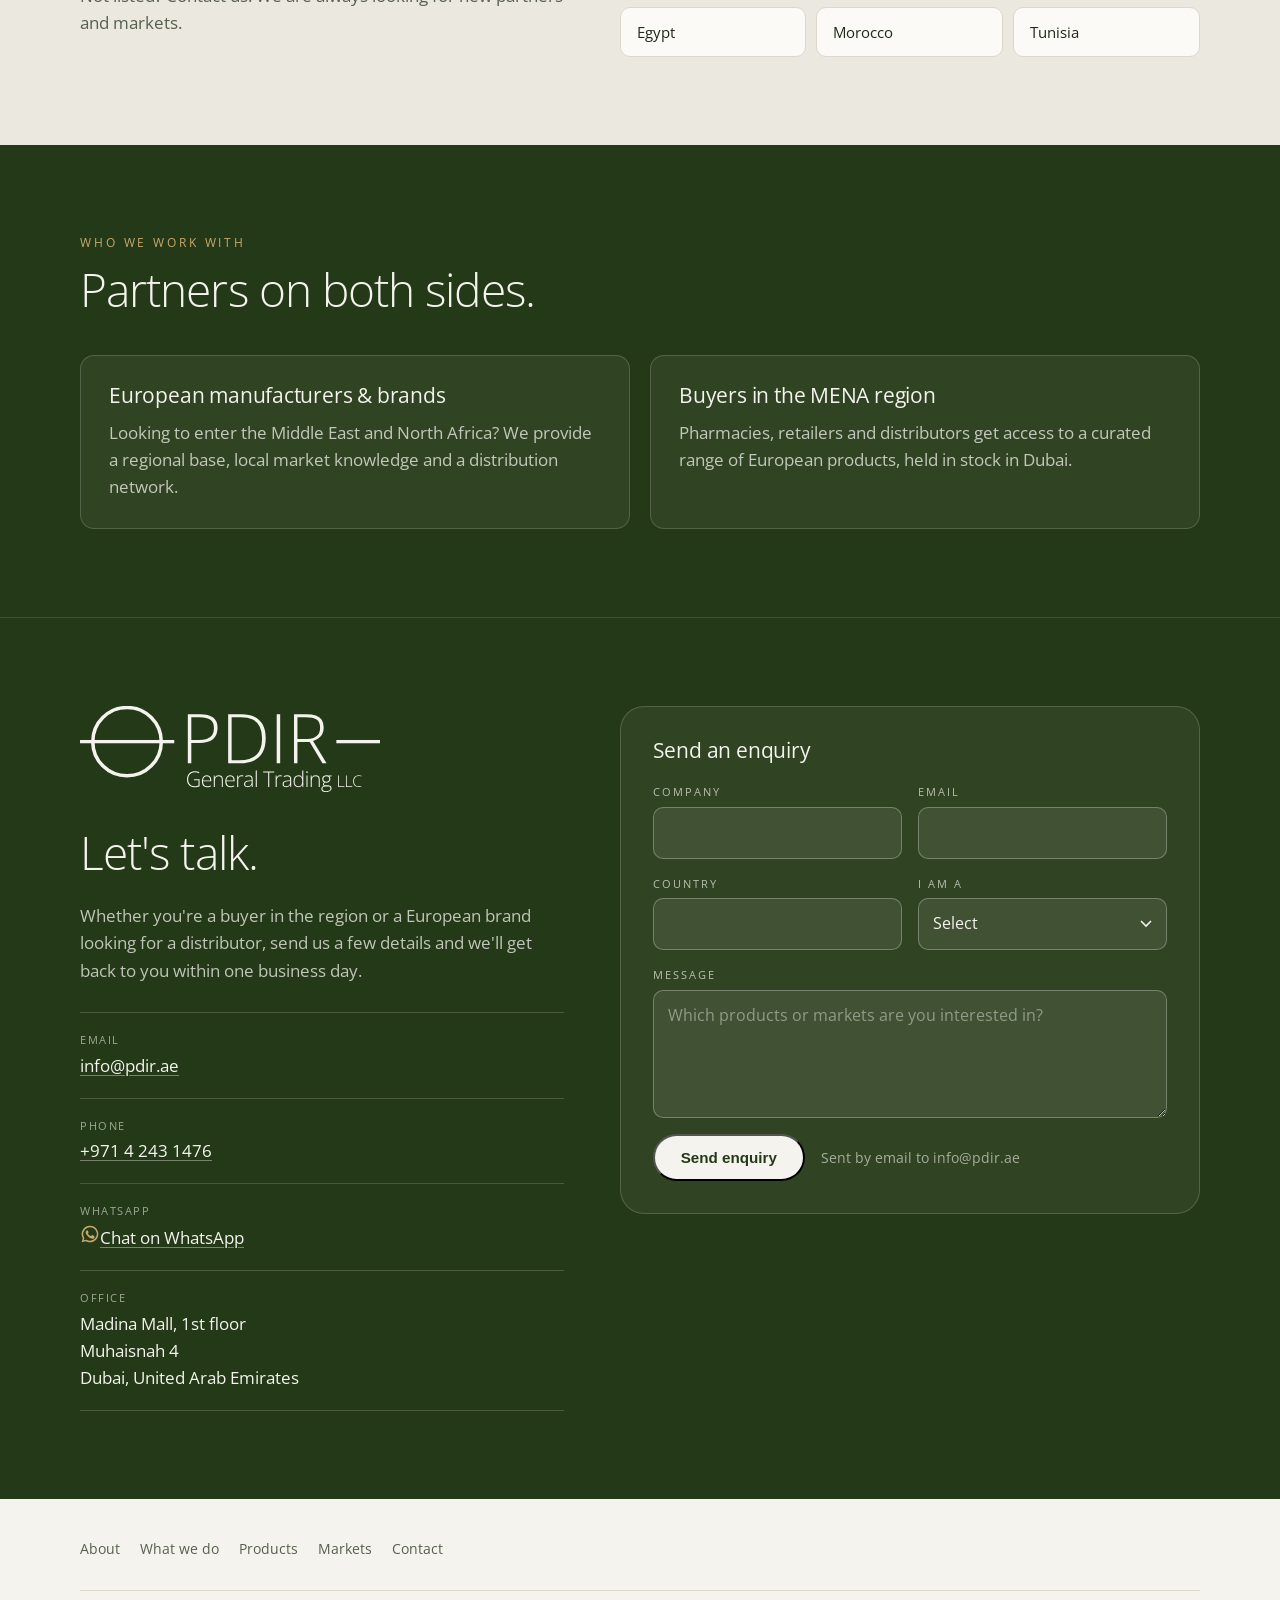
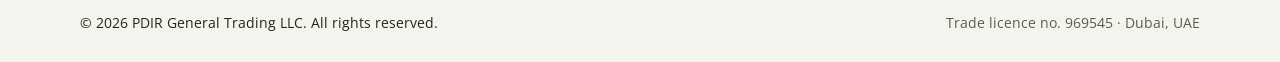
<file: site/index.html>
<!doctype html>
<html lang="en">
<head>
  <meta charset="utf-8">
  <meta name="viewport" content="width=device-width, initial-scale=1, viewport-fit=cover">
  <title>PDIR General Trading LLC — European Food Supplements for the MENA Region</title>
  <meta name="description" content="PDIR General Trading LLC is a Dubai-based trading company importing European food supplements and distributing them across the Middle East and North Africa from our Dubai warehouse.">
  <meta name="theme-color" content="#243918">
  <link rel="icon" href="assets/favicon.svg" type="image/svg+xml">
  <link rel="preconnect" href="https://fonts.googleapis.com">
  <link rel="preconnect" href="https://fonts.gstatic.com" crossorigin>
  <link href="https://fonts.googleapis.com/css2?family=Open+Sans:wght@300;400;600&display=swap" rel="stylesheet">
  <link rel="stylesheet" href="styles.css">
</head>
<body>
  <a class="skip" href="#top">Skip to content</a>
  <!--
    EDIT ME: email, phone and address appear in this file.
    Search for "EDIT" to find every placeholder.
  -->
  <header class="site-header">
    <div class="wrap header-inner">
      <a class="logo" href="#top" aria-label="PDIR General Trading LLC home">
        <img src="assets/pdir-mark.svg" alt="PDIR" width="149" height="36">
        <span class="logo-micro"><span>General Trading LLC</span><span>Dubai &middot; UAE</span></span>
      </a>
      <button class="menu-btn" type="button" aria-expanded="false" aria-controls="site-nav">
        <span class="menu-bars" aria-hidden="true"></span>Menu
      </button>
      <nav class="nav" id="site-nav" aria-label="Main">
        <a href="#about">About</a>
        <a href="#services">What we do</a>
        <a href="products.html">Products</a>
        <a href="#markets">Markets</a>
        <a class="nav-cta" href="#contact">Contact</a>
      </nav>
    </div>
  </header>

  <main id="top">
    <section class="hero">
      <div class="wrap hero-grid">
        <div class="hero-copy">
          <p class="eyebrow">Europe &rarr; Dubai &rarr; MENA</p>
          <h1>European food supplements, delivered across the Middle&nbsp;East and North&nbsp;Africa.</h1>
          <p class="lead">We import supplements made in the European Union, hold them in stock in Dubai, and supply pharmacies, retailers and distributors across the MENA region.</p>
          <div class="hero-actions">
            <a class="btn btn-light" href="products.html">View products</a>
            <a class="btn btn-outline" href="#contact">Become a stockist</a>
          </div>
        </div>
        <div class="hero-visual" aria-hidden="true">
          <div class="hero-disc"></div>
          <span class="hero-line"></span>
          <img class="hp hp-1" src="assets/products/tranol-visanto.png" alt="" width="400" height="400">
          <img class="hp hp-2" src="assets/products/natural-vitamin-d3-from-lanolin-2000-iu-visanto-60-caps.png" alt="" width="400" height="400">
          <img class="hp hp-3" src="assets/products/adek-plus-visanto-60-caps.png" alt="" width="400" height="400">
          <img class="hp hp-4" src="assets/products/k2-mk7-200mcg-natural-vitamin-visanto.png" alt="" width="400" height="400">
          <img class="hp hp-5" src="assets/products/natural-vitamin-d3-drops-2000iu.png" alt="" width="400" height="400">
        </div>
      </div>
      <div class="wrap">
        <dl class="facts">
          <div><dt>Made in</dt><dd>the EU</dd></div>
          <div><dt>Products</dt><dd><span data-count="total">155</span></dd></div>
          <div><dt>Stock held in</dt><dd>Dubai</dd></div>
          <div><dt>Markets served</dt><dd>12</dd></div>
        </dl>
      </div>
    </section>

    <div class="ticker" aria-hidden="true">
      <div class="ticker-track">
        <div class="ticker-row"><span>Made in the EU</span><svg class="tick-mark" viewBox="0 0 24 24" aria-hidden="true"><circle cx="12" cy="12" r="8" fill="none" stroke="currentColor" stroke-width="1.6"/><path d="M0 12h24" stroke="currentColor" stroke-width="1.6"/></svg><span>Stocked in Dubai</span><svg class="tick-mark" viewBox="0 0 24 24" aria-hidden="true"><circle cx="12" cy="12" r="8" fill="none" stroke="currentColor" stroke-width="1.6"/><path d="M0 12h24" stroke="currentColor" stroke-width="1.6"/></svg><span><span data-count="total">155</span> products</span><svg class="tick-mark" viewBox="0 0 24 24" aria-hidden="true"><circle cx="12" cy="12" r="8" fill="none" stroke="currentColor" stroke-width="1.6"/><path d="M0 12h24" stroke="currentColor" stroke-width="1.6"/></svg><span>12 markets</span><svg class="tick-mark" viewBox="0 0 24 24" aria-hidden="true"><circle cx="12" cy="12" r="8" fill="none" stroke="currentColor" stroke-width="1.6"/><path d="M0 12h24" stroke="currentColor" stroke-width="1.6"/></svg><span>Pharmacies</span><svg class="tick-mark" viewBox="0 0 24 24" aria-hidden="true"><circle cx="12" cy="12" r="8" fill="none" stroke="currentColor" stroke-width="1.6"/><path d="M0 12h24" stroke="currentColor" stroke-width="1.6"/></svg><span>Retailers</span><svg class="tick-mark" viewBox="0 0 24 24" aria-hidden="true"><circle cx="12" cy="12" r="8" fill="none" stroke="currentColor" stroke-width="1.6"/><path d="M0 12h24" stroke="currentColor" stroke-width="1.6"/></svg><span>Distributors</span><svg class="tick-mark" viewBox="0 0 24 24" aria-hidden="true"><circle cx="12" cy="12" r="8" fill="none" stroke="currentColor" stroke-width="1.6"/><path d="M0 12h24" stroke="currentColor" stroke-width="1.6"/></svg><span>Full documentation</span><svg class="tick-mark" viewBox="0 0 24 24" aria-hidden="true"><circle cx="12" cy="12" r="8" fill="none" stroke="currentColor" stroke-width="1.6"/><path d="M0 12h24" stroke="currentColor" stroke-width="1.6"/></svg></div>
        <div class="ticker-row"><span>Made in the EU</span><svg class="tick-mark" viewBox="0 0 24 24" aria-hidden="true"><circle cx="12" cy="12" r="8" fill="none" stroke="currentColor" stroke-width="1.6"/><path d="M0 12h24" stroke="currentColor" stroke-width="1.6"/></svg><span>Stocked in Dubai</span><svg class="tick-mark" viewBox="0 0 24 24" aria-hidden="true"><circle cx="12" cy="12" r="8" fill="none" stroke="currentColor" stroke-width="1.6"/><path d="M0 12h24" stroke="currentColor" stroke-width="1.6"/></svg><span><span data-count="total">155</span> products</span><svg class="tick-mark" viewBox="0 0 24 24" aria-hidden="true"><circle cx="12" cy="12" r="8" fill="none" stroke="currentColor" stroke-width="1.6"/><path d="M0 12h24" stroke="currentColor" stroke-width="1.6"/></svg><span>12 markets</span><svg class="tick-mark" viewBox="0 0 24 24" aria-hidden="true"><circle cx="12" cy="12" r="8" fill="none" stroke="currentColor" stroke-width="1.6"/><path d="M0 12h24" stroke="currentColor" stroke-width="1.6"/></svg><span>Pharmacies</span><svg class="tick-mark" viewBox="0 0 24 24" aria-hidden="true"><circle cx="12" cy="12" r="8" fill="none" stroke="currentColor" stroke-width="1.6"/><path d="M0 12h24" stroke="currentColor" stroke-width="1.6"/></svg><span>Retailers</span><svg class="tick-mark" viewBox="0 0 24 24" aria-hidden="true"><circle cx="12" cy="12" r="8" fill="none" stroke="currentColor" stroke-width="1.6"/><path d="M0 12h24" stroke="currentColor" stroke-width="1.6"/></svg><span>Distributors</span><svg class="tick-mark" viewBox="0 0 24 24" aria-hidden="true"><circle cx="12" cy="12" r="8" fill="none" stroke="currentColor" stroke-width="1.6"/><path d="M0 12h24" stroke="currentColor" stroke-width="1.6"/></svg><span>Full documentation</span><svg class="tick-mark" viewBox="0 0 24 24" aria-hidden="true"><circle cx="12" cy="12" r="8" fill="none" stroke="currentColor" stroke-width="1.6"/><path d="M0 12h24" stroke="currentColor" stroke-width="1.6"/></svg></div>
      </div>
    </div>

    <section id="about" class="reveal section">
      <div class="wrap split">
        <div>
          <p class="eyebrow">About us</p>
          <h2>A bridge between European quality and regional demand.</h2>
        </div>
        <div class="prose">
          <p>PDIR General Trading LLC is a Dubai-based trading company specialising in the import and distribution of food supplements produced in the European Union.</p>
          <p>Dubai's location and logistics infrastructure let us hold stock close to our customers and ship quickly to markets across the Gulf, the Levant and North Africa. We handle the sourcing, documentation and logistics, so our partners can focus on selling.</p>
        </div>
      </div>
    </section>

    <section id="services" class="reveal section section-tint">
      <div class="wrap">
        <p class="eyebrow">What we do</p>
        <h2>From the manufacturer to your shelf.</h2>
        <ol class="steps">
          <li class="card reveal">
            <span class="step-num">01</span>
            <span class="step-icon" aria-hidden="true"><svg viewBox="0 0 48 48"><circle cx="24" cy="24" r="21"/><circle class="fill" cx="37.0" cy="24.0" r="1.6"/><circle class="fill" cx="35.3" cy="30.5" r="1.6"/><circle class="fill" cx="30.5" cy="35.3" r="1.6"/><circle class="fill" cx="24.0" cy="37.0" r="1.6"/><circle class="fill" cx="17.5" cy="35.3" r="1.6"/><circle class="fill" cx="12.7" cy="30.5" r="1.6"/><circle class="fill" cx="11.0" cy="24.0" r="1.6"/><circle class="fill" cx="12.7" cy="17.5" r="1.6"/><circle class="fill" cx="17.5" cy="12.7" r="1.6"/><circle class="fill" cx="24.0" cy="11.0" r="1.6"/><circle class="fill" cx="30.5" cy="12.7" r="1.6"/><circle class="fill" cx="35.3" cy="17.5" r="1.6"/></svg></span>
            <h3>Sourcing in Europe</h3>
            <p>We work directly with European manufacturers and brand owners to select products suited to regional markets.</p>
          </li>
          <li class="card reveal">
            <span class="step-num">02</span>
            <span class="step-icon" aria-hidden="true"><svg viewBox="0 0 48 48"><path d="M12 5h17l9 9v29H12z"/><path d="M29 5v9h9"/><path d="M18 21h14M18 27h14M18 33h7"/><circle cx="33" cy="36" r="5"/></svg></span>
            <h3>Import &amp; documentation</h3>
            <p>We manage shipping, customs clearance and the product documentation needed for registration in each destination country.</p>
          </li>
          <li class="card reveal">
            <span class="step-num">03</span>
            <span class="step-icon" aria-hidden="true"><svg viewBox="0 0 48 48"><path d="M4 20 24 8l20 12v22H4z"/><path d="M13 42V27h22v15"/><path d="M13 32h22M13 37h22"/></svg></span>
            <h3>Dubai warehouse</h3>
            <p>Products are stored in our warehouse in Dubai, ready for fast dispatch in quantities that fit your orders.</p>
          </li>
          <li class="card reveal">
            <span class="step-num">04</span>
            <span class="step-icon" aria-hidden="true"><svg viewBox="0 0 48 48"><path d="M3 13h26v21H3z"/><path d="M29 20h9l7 8v6H29"/><circle cx="12" cy="36" r="4"/><circle cx="36" cy="36" r="4"/></svg></span>
            <h3>Regional distribution</h3>
            <p>We supply pharmacies, retail chains, e-commerce sellers and local distributors across the MENA region.</p>
          </li>
        </ol>
      </div>
    </section>

    <section id="brand" class="reveal section">
      <div class="wrap">
        <div class="section-head">
          <div>
            <p class="eyebrow">Our range &middot; Visanto</p>
            <h2>The Visanto range, in stock in Dubai.</h2>
          </div>
          <p class="muted">We distribute the products of Visanto, a European brand of food supplements, together with its books and related products.</p>
        </div>
        <ul class="tiles">
          <li class="reveal"><a class="tile" href="products.html#vitamins" style="--tile:#f1e3bd">
            <img src="assets/products/natural-vitamin-d3-from-lanolin-2000-iu-visanto-60-caps.png" alt="" width="400" height="400" loading="lazy">
            <span class="tile-name">Vitamins</span>
            <span class="tile-count"><span data-count="vitamins">20</span> products</span>
          </a></li>
          <li class="reveal"><a class="tile" href="products.html#minerals" style="--tile:#e3e1ef">
            <img src="assets/products/mag-pro-visanto-magnesium-l-threonate-magtein.png" alt="" width="400" height="400" loading="lazy">
            <span class="tile-name">Minerals</span>
            <span class="tile-count"><span data-count="minerals">4</span> products</span>
          </a></li>
          <li class="reveal"><a class="tile" href="products.html#omega-3-fatty-acids" style="--tile:#d9e6ee">
            <img src="assets/products/epa-forte-90.png" alt="" width="400" height="400" loading="lazy">
            <span class="tile-name">Omega-3</span>
            <span class="tile-count"><span data-count="omega-3-fatty-acids">9</span> products</span>
          </a></li>
          <li class="reveal"><a class="tile" href="products.html#amino-acids-collagen" style="--tile:#f3dcdf">
            <img src="assets/products/collagen-msm-plus.png" alt="" width="400" height="400" loading="lazy">
            <span class="tile-name">Amino acids &amp; collagen</span>
            <span class="tile-count"><span data-count="amino-acids-collagen">12</span> products</span>
          </a></li>
          <li class="reveal"><a class="tile" href="products.html#medicinal-mushrooms" style="--tile:#eadccb">
            <img src="assets/products/supra1-reishi-150g.png" alt="" width="400" height="400" loading="lazy">
            <span class="tile-name">Medicinal mushrooms</span>
            <span class="tile-count"><span data-count="medicinal-mushrooms">11</span> products</span>
          </a></li>
          <li class="reveal"><a class="tile" href="products.html#liposomal-formulas-coenzyme-q10" style="--tile:#f0d6d0">
            <img src="assets/products/ubiquinol-unique-form-of-coenzyme-q10-visanto.png" alt="" width="400" height="400" loading="lazy">
            <span class="tile-name">Coenzyme Q10 &amp; liposomal</span>
            <span class="tile-count"><span data-count="liposomal-formulas-coenzyme-q10">4</span> products</span>
          </a></li>
        </ul>
        <div class="range-more">
          <a href="products.html#books">Books <span data-count="books">47</span></a>
          <a href="products.html#other">Other products <span data-count="other">24</span></a>
          <a href="products.html#plant-extracts-freeze-dried-products">Plant extracts <span data-count="plant-extracts-freeze-dried-products">11</span></a>
          <a class="btn btn-primary" href="products.html">See all <span data-count="total">155</span> products</a>
        </div>
      </div>
    </section>

    <section class="spotlight reveal" aria-labelledby="spot-title">
      <div class="wrap spot-grid">
        <figure class="spot-figure" style="--tile:#e3e1ef">
          <img src="assets/products/mag-pro-visanto-magnesium-l-threonate-magtein.png" alt="MAG PRO, magnesium L-threonate, 120 enteric-coated capsules" width="400" height="400" loading="lazy">
          <figcaption>Product spotlight</figcaption>
        </figure>
        <div class="spot-copy">
          <p class="eyebrow">In stock in Dubai</p>
          <h2 id="spot-title">MAG PRO<br>Magnesium L-threonate</h2>
          <p class="lead">A magnesium formula built on Magtein&reg;, a patented form of magnesium L-threonate, combined with four further organic magnesium salts.</p>
          <dl class="spec">
            <div><dt>Form</dt><dd>120 enteric-coated capsules</dd></div>
            <div><dt>Active form</dt><dd>Magtein&reg; magnesium L-threonate</dd></div>
            <div><dt>Also contains</dt><dd>Magnesium succinate, citrate, malate, pyruvate</dd></div>
            <div><dt>Made in</dt><dd>European Union</dd></div>
          </dl>
          <a class="btn btn-primary" href="products.html#minerals">See minerals</a>
        </div>
      </div>
    </section>

    <section class="featured reveal" aria-labelledby="feat-title">
      <div class="wrap featured-head">
        <div>
          <p class="eyebrow">Selected products</p>
          <h2 id="feat-title">A few from the shelf.</h2>
        </div>
        <div class="rail-side">
          <p class="muted">Use the arrows or drag to browse. Each card opens its product group.</p>
          <div class="rail-nav">
            <button type="button" class="rail-btn" data-rail-prev aria-label="Previous products">&#8592;</button>
            <button type="button" class="rail-btn" data-rail-next aria-label="Next products">&#8594;</button>
          </div>
        </div>
      </div>
      <div class="rail-wrap" tabindex="0" aria-label="Selected products, use left and right arrow keys to scroll">
        <ul class="rail">
          <li class="feat" style="--tile:#d9e6ee"><a class="feat-link" href="products.html#omega-3-fatty-acids" draggable="false">
            <img src="assets/products/tranol-visanto.png" alt="Tranol" width="400" height="400" loading="lazy" draggable="false">
            <span class="feat-name">Tranol</span>
            <span class="feat-meta">Omega-3 · 250 ml</span>
          </a></li>
          <li class="feat" style="--tile:#f1e3bd"><a class="feat-link" href="products.html#vitamins" draggable="false">
            <img src="assets/products/natural-vitamin-d3-from-lanloin-4000-iu-visanto.png" alt="Vitamin D3 4000 IU" width="400" height="400" loading="lazy">
            <span class="feat-name">Vitamin D3 4000 IU</span>
            <span class="feat-meta">Vitamins · 60 capsules</span>
          </a></li>
          <li class="feat" style="--tile:#d7e7dc"><a class="feat-link" href="products.html#vitamins" draggable="false">
            <img src="assets/products/k2-mk7-200mcg-natural-vitamin-visanto.png" alt="Vitamin K2 MK-7" width="400" height="400" loading="lazy">
            <span class="feat-name">Vitamin K2 MK-7</span>
            <span class="feat-meta">Vitamins · 200 mcg</span>
          </a></li>
          <li class="feat" style="--tile:#f3dcdf"><a class="feat-link" href="products.html#liposomal-formulas-coenzyme-q10" draggable="false">
            <img src="assets/products/liposomal-vitamin-c-with-rutin.png" alt="Liposomal Vitamin C" width="400" height="400" loading="lazy">
            <span class="feat-name">Liposomal Vitamin C</span>
            <span class="feat-meta">Liposomal · with rutin</span>
          </a></li>
          <li class="feat" style="--tile:#e3e1ef"><a class="feat-link" href="products.html#plant-extracts-freeze-dried-products" draggable="false">
            <img src="assets/products/colostrum-200mg-60-caps-bioactive-colostrum-bovinum.png" alt="Colostrum 200 mg" width="400" height="400" loading="lazy">
            <span class="feat-name">Colostrum 200 mg</span>
            <span class="feat-meta">Freeze-dried · 60 capsules</span>
          </a></li>
          <li class="feat" style="--tile:#eadccb"><a class="feat-link" href="products.html#medicinal-mushrooms" draggable="false">
            <img src="assets/products/supra1-reishi-150g.png" alt="Supra1 Reishi" width="400" height="400" loading="lazy">
            <span class="feat-name">Supra1 Reishi</span>
            <span class="feat-meta">Mushrooms · 150 g</span>
          </a></li>
          <li class="feat" style="--tile:#ecd9c8"><a class="feat-link" href="products.html#vitamins" draggable="false">
            <img src="assets/products/vitamin-b-complex-b-optima.png" alt="B-Optima" width="400" height="400" loading="lazy">
            <span class="feat-name">B-Optima</span>
            <span class="feat-meta">Vitamin B complex</span>
          </a></li>
          <li class="feat" style="--tile:#f0d6d0"><a class="feat-link" href="products.html#liposomal-formulas-coenzyme-q10" draggable="false">
            <img src="assets/products/ubiquinol-unique-form-of-coenzyme-q10-visanto.png" alt="Ubiquinol 100 mg" width="400" height="400" loading="lazy">
            <span class="feat-name">Ubiquinol 100 mg</span>
            <span class="feat-meta">Coenzyme Q10</span>
          </a></li>
        </ul>
      </div>
    </section>

    <section id="markets" class="reveal section section-tint">
      <div class="wrap split">
        <div>
          <p class="eyebrow">Markets</p>
          <h2>Based in Dubai, serving the region.</h2>
          <p class="muted">Not listed? Contact us. We are always looking for new partners and markets.</p>
        </div>
        <ul class="markets" aria-label="Countries we serve"><!-- EDIT: countries -->
          <li>United Arab Emirates</li>
          <li>Saudi Arabia</li>
          <li>Qatar</li>
          <li>Kuwait</li>
          <li>Bahrain</li>
          <li>Oman</li>
          <li>Jordan</li>
          <li>Lebanon</li>
          <li>Iraq</li>
          <li>Egypt</li>
          <li>Morocco</li>
          <li>Tunisia</li>
        </ul>
      </div>
    </section>

    <section class="reveal section stockist">
      <div class="wrap">
        <p class="eyebrow">Who we work with</p>
        <h2>Partners on both sides.</h2>
        <div class="two-col">
          <div class="card">
            <h3>European manufacturers &amp; brands</h3>
            <p>Looking to enter the Middle East and North Africa? We provide a regional base, local market knowledge and a distribution network.</p>
          </div>
          <div class="card">
            <h3>Buyers in the MENA region</h3>
            <p>Pharmacies, retailers and distributors get access to a curated range of European products, held in stock in Dubai.</p>
          </div>
        </div>
      </div>
    </section>

    <section id="contact" class="section contact">
      <div class="wrap split contact-grid">
        <div>
          <img class="contact-logo" src="assets/pdir-logo-light.svg" alt="" width="300" height="86">
          <h2>Let's talk.</h2>
          <p class="muted">Whether you're a buyer in the region or a European brand looking for a distributor, send us a few details and we'll get back to you within one business day.</p>
          <dl class="contact-list">
            <div>
              <dt>Email</dt>
              <dd><a href="mailto:info@pdir.ae">info@pdir.ae</a></dd><!-- EDIT: email -->
            </div>
            <div>
              <dt>Phone</dt>
              <dd><a href="tel:+97142431476">+971 4 243 1476</a></dd>
            </div>
            <div>
              <dt>WhatsApp</dt>
              <dd><a class="wa-link" href="https://wa.me/97142431476?text=Hello%20PDIR%2C%20I%27d%20like%20to%20ask%20about%20your%20products." target="_blank" rel="noopener"><svg viewBox="0 0 24 24" aria-hidden="true"><path d="M12 2a10 10 0 0 0-8.6 15.1L2 22l5-1.3A10 10 0 1 0 12 2Zm0 18.2a8.2 8.2 0 0 1-4.2-1.2l-.3-.2-3 .8.8-2.9-.2-.3A8.2 8.2 0 1 1 12 20.2Zm4.5-6.1c-.2-.1-1.5-.7-1.7-.8s-.4-.1-.6.1-.6.8-.8 1-.3.2-.5.1a6.7 6.7 0 0 1-3.3-2.9c-.3-.4.2-.4.7-1.3.1-.2 0-.3 0-.4l-.8-1.8c-.2-.5-.4-.4-.6-.4h-.5a1 1 0 0 0-.7.3 3 3 0 0 0-.9 2.2 5.2 5.2 0 0 0 1.1 2.8 12 12 0 0 0 4.6 4c.6.3 1.1.4 1.5.5a3.7 3.7 0 0 0 1.7.1c.5-.1 1.5-.6 1.7-1.2s.2-1.1.2-1.2-.3-.2-.5-.3Z"/></svg>Chat on WhatsApp</a></dd><!-- EDIT: WhatsApp number -->
            </div>
            <div>
              <dt>Office</dt>
              <dd>
                Madina Mall, 1st floor<br>
                Muhaisnah 4<br>
                Dubai, United Arab Emirates
              </dd>
            </div>
          </dl>
        </div>
        <form class="enquiry" id="enquiry" novalidate data-endpoint=""><!-- EDIT: set data-endpoint to a Formspree/Netlify URL to receive submissions server-side; empty = opens an email -->
          <h3>Send an enquiry</h3>
          <div class="field-row">
            <label>Company<input type="text" name="company" id="f-company" autocomplete="organization" required></label>
            <label>Email<input type="email" name="email" id="f-email" autocomplete="email" required></label>
          </div>
          <div class="field-row">
            <label>Country<input type="text" name="country" id="f-country" autocomplete="country-name" required></label>
            <label>I am a
              <select name="role" id="f-role" required>
                <option value="" disabled selected>Select</option>
                <option>Pharmacy or retailer</option>
                <option>Distributor or wholesaler</option>
                <option>Manufacturer or brand owner</option>
                <option>Other</option>
              </select>
            </label>
          </div>
          <label>Message<textarea name="message" id="f-message" rows="4" placeholder="Which products or markets are you interested in?"></textarea></label>
          <input type="hidden" name="product" id="f-product">
          <p class="form-error" id="f-error" hidden>Please fill in company, email, country and your role.</p>
          <div class="form-actions">
            <button type="submit" class="btn btn-light">Send enquiry</button>
            <span class="form-note" id="f-note">Sent by email to info@pdir.ae</span>
          </div>
          <p class="form-ok" id="f-ok" hidden>Thank you. Your enquiry is ready in your email app; press send and we'll reply within one business day.</p>
        </form>
      </div>
    </section>
  </main>

  <footer class="site-footer">
    <div class="wrap">
      <nav class="footer-nav" aria-label="Footer">
        <a href="#about">About</a>
        <a href="#services">What we do</a>
        <a href="products.html">Products</a>
        <a href="#markets">Markets</a>
        <a href="#contact">Contact</a>
      </nav>
      <div class="footer-inner">
        <p>&copy; <span id="year">2026</span> PDIR General Trading LLC. All rights reserved.</p>
        <p class="muted">Trade licence no. 969545 &middot; Dubai, UAE</p>
      </div>
    </div>
  </footer>

  <script>
    document.getElementById('year').textContent = new Date().getFullYear();

    // Mobile menu
    (function () {
      var btn = document.querySelector('.menu-btn'), header = document.querySelector('.site-header');
      if (!btn) return;
      function set(open) { header.classList.toggle('nav-open', open); btn.setAttribute('aria-expanded', open); btn.lastChild.textContent = open ? 'Close' : 'Menu'; }
      btn.addEventListener('click', function () { set(!header.classList.contains('nav-open')); });
      document.querySelectorAll('#site-nav a').forEach(function (a) { a.addEventListener('click', function () { set(false); }); });
      document.addEventListener('keydown', function (e) { if (e.key === 'Escape') set(false); });
    })();

    // Enquiry form: posts to data-endpoint when one is configured, otherwise opens a pre-filled email.
    (function () {
      var form = document.getElementById('enquiry');
      if (!form) return;
      var product = new URLSearchParams(location.search).get('product');
      if (product) {
        document.getElementById('f-product').value = product;
        document.getElementById('f-message').value = 'Please send me a trade price and availability for: ' + product;
        var inv = document.getElementById('f-role'); inv.value = 'Pharmacy or retailer';
      }
      form.addEventListener('submit', function (e) {
        e.preventDefault();
        var err = document.getElementById('f-error'), ok = document.getElementById('f-ok');
        var required = ['f-company', 'f-email', 'f-country', 'f-role'].map(function (id) { return document.getElementById(id); });
        var bad = required.filter(function (el) { return !el.value || (el.type === 'email' && !el.checkValidity()); });
        required.forEach(function (el) { el.classList.toggle('invalid', bad.indexOf(el) !== -1); });
        err.hidden = bad.length === 0;
        if (bad.length) { bad[0].focus(); return; }
        var data = new FormData(form);
        var endpoint = form.getAttribute('data-endpoint');
        if (endpoint) {
          fetch(endpoint, { method: 'POST', body: data, headers: { Accept: 'application/json' } })
            .then(function (r) { if (!r.ok) throw new Error(); ok.textContent = 'Thank you. We have received your enquiry and will reply within one business day.'; ok.hidden = false; form.reset(); })
            .catch(function () { err.textContent = 'Sending failed. Please email us at info@pdir.ae.'; err.hidden = false; });
          return;
        }
        var lines = ['Company: ' + data.get('company'), 'Email: ' + data.get('email'), 'Country: ' + data.get('country'), 'Role: ' + data.get('role')];
        if (data.get('product')) lines.push('Product: ' + data.get('product'));
        lines.push('', data.get('message') || '');
        location.href = 'mailto:info@pdir.ae?subject=' + encodeURIComponent('Enquiry from ' + data.get('company')) + '&body=' + encodeURIComponent(lines.join('\n'));
        ok.hidden = false;
      });
    })();

    // Featured rail: arrow buttons, mouse drag, keyboard arrows. Touch keeps native scrolling.
    (function () {
      var rail = document.querySelector('.rail-wrap');
      if (!rail) return;
      var prev = document.querySelector('[data-rail-prev]'), next = document.querySelector('[data-rail-next]');
      var card = rail.querySelector('.feat');
      function step() { return card ? (card.offsetWidth + 16) * 2 : rail.clientWidth * 0.8; }
      function update() {
        var max = rail.scrollWidth - rail.clientWidth - 1;
        prev.disabled = rail.scrollLeft <= 0;
        next.disabled = rail.scrollLeft >= max;
      }
      prev.addEventListener('click', function () { rail.scrollBy({ left: -step(), behavior: 'smooth' }); });
      next.addEventListener('click', function () { rail.scrollBy({ left: step(), behavior: 'smooth' }); });
      rail.addEventListener('scroll', update, { passive: true });
      window.addEventListener('resize', update);
      update();

      rail.addEventListener('keydown', function (e) {
        if (e.key === 'ArrowRight') { rail.scrollBy({ left: step(), behavior: 'smooth' }); e.preventDefault(); }
        if (e.key === 'ArrowLeft') { rail.scrollBy({ left: -step(), behavior: 'smooth' }); e.preventDefault(); }
      });

      // Drag to scroll with the mouse. A drag longer than a few pixels swallows the click so links don't fire.
      var startX = 0, startLeft = 0, dragging = false, moved = false;
      rail.addEventListener('pointerdown', function (e) {
        if (e.pointerType !== 'mouse' || e.button !== 0) return;
        dragging = true; moved = false; startX = e.clientX; startLeft = rail.scrollLeft;
      });
      window.addEventListener('pointermove', function (e) {
        if (!dragging) return;
        var dx = e.clientX - startX;
        if (!moved && Math.abs(dx) > 4) {
          // Only now is it a drag: a plain click must still reach the card's link.
          moved = true;
          rail.classList.add('dragging');
          rail.style.scrollSnapType = 'none';
        }
        if (moved) rail.scrollLeft = startLeft - dx;
      });
      function stop() {
        if (!dragging) return;
        dragging = false;
        rail.classList.remove('dragging');
        rail.style.scrollSnapType = '';
      }
      window.addEventListener('pointerup', stop);
      window.addEventListener('pointercancel', stop);
      rail.addEventListener('click', function (e) { if (moved) { e.preventDefault(); e.stopPropagation(); moved = false; } }, true);
    })();
    // Fade sections in as they scroll into view. Without JS, or with reduced motion, everything is simply visible.
    if ('IntersectionObserver' in window && !matchMedia('(prefers-reduced-motion: reduce)').matches) {
      document.documentElement.classList.add('js-reveal');
      var io = new IntersectionObserver(function (entries) {
        entries.forEach(function (e) { if (e.isIntersecting) { e.target.classList.add('in'); io.unobserve(e.target); } });
      }, { rootMargin: '0px 0px -8% 0px', threshold: 0.08 });
      document.querySelectorAll('.reveal').forEach(function (el) { io.observe(el); });
    }
  </script>
</body>
</html>
</file>
<file: flashcards/styles.css>
/* Visual language borrowed from the NSPanel Home Assistant dashboard:
   warm beige canvas, cream tiles with a hairline border, rounded type,
   slate text, amber + terracotta accents. */
:root {
  /* Palette taken from the NSPanel dashboard export */
  --bg: #E8E2D6;
  --bg-grad: linear-gradient(165deg, #EEE9DF 0%, #E2DCCE 60%, #C9C1B1 100%);
  --fg: #2C3B4D;
  --muted: #5E6B7A;
  --card: #F8F5EE;
  --card-2: rgba(44,59,77,.08);
  --panel: rgba(238,233,223,.45);
  --border: rgba(44,59,77,.14);
  --accent: #FFB162;
  --accent-fg: #2C3B4D;
  --terra: #A35139;
  --again: #A35139;
  --hard: #D98F3A;
  --good: #388E3C;
  --easy: #4A6FA5;
  --new: #4A6FA5;
  --learn: #D98F3A;
  --due: #388E3C;
  --danger: #A35139;
  --face: #F8F5EE;
  --radius: 16px;
  --radius-s: 12px;
  --shadow: 0 12px 26px -10px rgba(44,59,77,.32), 0 3px 8px -2px rgba(44,59,77,.14);
  --ease: cubic-bezier(.2,.8,.2,1);
}
@media (prefers-color-scheme: dark) {
  :root:not([data-theme="light"]) {
    --bg: #1B2632; --bg-grad: linear-gradient(165deg, #1B2632 0%, #2C3B4D 60%, #2C3B4D 100%);
    --fg: #EEE9DF; --muted: #C9C1B1; --card: #2C3B4D; --card-2: rgba(238,233,223,.10); --panel: rgba(27,38,50,.35);
    --border: rgba(238,233,223,.14); --face: #2C3B4D; --accent-fg: #1B2632;
    --easy: #7FA3D1; --new: #7FA3D1; --good: #5FAE63; --due: #5FAE63; --again: #C4684E; --danger: #C4684E;
    --shadow: 0 12px 26px -10px rgba(0,0,0,.6), 0 3px 8px -2px rgba(0,0,0,.4); color-scheme: dark;
  }
}
:root[data-theme="dark"] {
  --bg: #1B2632; --bg-grad: linear-gradient(165deg, #1B2632 0%, #2C3B4D 60%, #2C3B4D 100%);
  --fg: #EEE9DF; --muted: #C9C1B1; --card: #2C3B4D; --card-2: rgba(238,233,223,.10); --panel: rgba(27,38,50,.35);
  --border: rgba(238,233,223,.14); --face: #2C3B4D; --accent-fg: #1B2632;
  --easy: #7FA3D1; --new: #7FA3D1; --good: #5FAE63; --due: #5FAE63; --again: #C4684E; --danger: #C4684E;
  --shadow: 0 12px 26px -10px rgba(0,0,0,.6), 0 3px 8px -2px rgba(0,0,0,.4); color-scheme: dark;
}

* { box-sizing: border-box; }
html, body { margin: 0; min-height: 100%; }
body {
  background: var(--bg-grad) fixed, var(--bg); color: var(--fg);
  font: 16px/1.45 "Nunito", "Nunito Sans", ui-rounded, -apple-system, BlinkMacSystemFont, "Segoe UI", Roboto, Helvetica, Arial, sans-serif;
  -webkit-font-smoothing: antialiased; -webkit-tap-highlight-color: transparent;
  display: flex; flex-direction: column; min-height: 100dvh;
  padding-bottom: env(safe-area-inset-bottom);
}
.hidden { display: none !important; }
.muted { color: var(--muted); }
.small { font-size: .85em; }
.center { text-align: center; }
code { background: var(--card-2); padding: 1px 6px; border-radius: 6px; font-size: .9em; }
h1, h2, h3 { margin: 0; font-weight: 700; }
svg { width: 24px; height: 24px; }

/* ---------- top bar ---------- */
.topbar {
  position: sticky; top: 0; z-index: 5;
  display: flex; align-items: center; gap: 2px;
  padding: calc(8px + env(safe-area-inset-top)) 10px 6px;
  background: color-mix(in srgb, var(--bg) 88%, transparent);
  backdrop-filter: blur(12px); -webkit-backdrop-filter: blur(12px);
}
.topbar h1 { font-size: 18px; font-weight: 700; padding: 0 6px; overflow: hidden; text-overflow: ellipsis; white-space: nowrap; }
.spacer { flex: 1; }
.icon-btn {
  background: none; border: 0; color: var(--fg); width: 42px; height: 42px; border-radius: 50%;
  display: inline-flex; align-items: center; justify-content: center; cursor: pointer; transition: background .15s;
}
.icon-btn svg { width: 22px; height: 22px; }
.icon-btn:active { background: var(--card-2); }
.icon-btn:disabled { opacity: .35; }
.progress { height: 3px; background: var(--border); position: sticky; top: calc(56px + env(safe-area-inset-top)); z-index: 5; }
.progress > div { height: 100%; width: 0; background: var(--accent); transition: width .3s var(--ease); }

main { flex: 1; width: 100%; max-width: 520px; margin: 0 auto; padding: 8px 16px 24px; }
.view { display: flex; flex-direction: column; gap: 12px; animation: fade .25s var(--ease); }
@keyframes fade { from { opacity: 0; transform: translateY(4px); } to { opacity: 1; transform: none; } }
.section-head { display: flex; align-items: baseline; justify-content: space-between; padding: 6px 4px 0; }
.section-head h2 { font-size: 15px; font-weight: 700; }
.section-head h3 { font-size: 15px; font-weight: 700; }
.section-head .muted { font-size: 13px; }

/* ---------- hero (like the clock/weather header) ---------- */
.hero { display: flex; align-items: center; justify-content: space-between; gap: 16px; padding: 14px 8px 6px; }
.hero-main { display: flex; flex-direction: column; }
.hero-label { font-size: 13px; color: var(--muted); font-weight: 600; }
.hero-number { font-size: 52px; font-weight: 800; line-height: 1; letter-spacing: -.02em; font-variant-numeric: tabular-nums; margin: 2px 0; }
.hero-sub { font-size: 11px; color: var(--muted); text-transform: uppercase; letter-spacing: .12em; font-weight: 600; }
.hero-side { display: flex; flex-direction: column; gap: 8px; align-items: flex-end; text-align: right; }
.hero-side div { display: flex; flex-direction: column; line-height: 1.1; }
.hero-side strong { font-size: 24px; font-weight: 700; font-variant-numeric: tabular-nums; }
.hero-side strong::before { content: ''; }
.hero-side span { font-size: 12px; color: var(--muted); white-space: nowrap; }

/* ---------- tiles ---------- */
.tile, .deck, .card-panel, .group, .status {
  background: var(--card); border: 1px solid var(--border); border-radius: var(--radius); box-shadow: var(--shadow);
}
.panel { background: var(--panel); border: 1px solid var(--border); border-radius: 16px; padding: 8px; display: flex; flex-direction: column; gap: 8px; box-shadow: var(--shadow); }
.panel .section-head { padding: 4px 6px 2px; }
.section-head h2, .section-head h3 { display: inline-flex; align-items: center; gap: 8px; }
.sh-ico { width: 16px; height: 16px; color: var(--muted); }
.deck-list { display: flex; flex-direction: column; gap: 8px; }
.deck {
  display: grid; grid-template-columns: auto 1fr auto; grid-template-areas: "icon name chev" "icon meta chev" "bar bar bar";
  gap: 2px 12px; align-items: center;
  padding: 10px 12px 10px 12px; cursor: pointer; text-align: left; color: inherit;
  width: 100%; font: inherit; transition: transform .12s var(--ease), border-color .15s;
}
.deck:active { transform: scale(.985); border-color: var(--accent); }
.deck .icon {
  grid-area: icon; width: 40px; height: 40px; border-radius: 50%; display: grid; place-items: center;
  font-weight: 800; font-size: 17px; color: #fff; background: var(--easy); align-self: start; margin-top: 2px;
}
.deck .name { grid-area: name; font-weight: 600; font-size: 15px; overflow: hidden; text-overflow: ellipsis; white-space: nowrap; }
.deck .chev { grid-area: chev; color: var(--muted); width: 20px; height: 20px; }
.deck .meta { grid-area: meta; display: flex; gap: 6px; align-items: center; font-size: 12px; color: var(--muted); flex-wrap: wrap; }
.deck .bar { grid-area: bar; height: 3px; background: var(--card-2); border-radius: 2px; margin-top: 8px; overflow: hidden; }
.deck .bar > i { display: block; height: 100%; background: var(--good); border-radius: 2px; }
.tag { display: inline-flex; align-items: center; gap: 5px; padding: 1px 7px; border-radius: 999px; font-weight: 700; font-size: 11.5px; font-variant-numeric: tabular-nums; }
.tag i { width: 6px; height: 6px; border-radius: 50%; background: currentColor; }
.tag.new { color: var(--new); background: color-mix(in srgb, var(--new) 12%, transparent); }
.tag.learn { color: var(--learn); background: color-mix(in srgb, var(--learn) 16%, transparent); }
.tag.due { color: var(--due); background: color-mix(in srgb, var(--due) 14%, transparent); }
.tag.zero { opacity: .5; }

.btn {
  display: inline-flex; align-items: center; justify-content: center; gap: 8px;
  background: var(--card); color: var(--fg); border: 1px solid var(--border);
  border-radius: var(--radius-s); padding: 10px 16px; font: inherit; font-weight: 700; cursor: pointer;
  min-height: 46px; box-shadow: var(--shadow); transition: transform .12s var(--ease), filter .12s, border-color .15s;
}
.btn:active { transform: scale(.98); filter: brightness(.97); border-color: var(--accent); }
.btn:disabled { opacity: .5; cursor: default; }
.btn.primary { background: var(--accent); color: var(--accent-fg); border-color: transparent; }
.btn.danger { color: var(--danger); }
.btn.big { width: 100%; font-size: 16px; min-height: 52px; }
.btn .ico { width: 20px; height: 20px; }
.btn kbd { font: 11px/1 ui-monospace, monospace; background: rgba(0,0,0,.12); padding: 3px 6px; border-radius: 5px; margin-left: 4px; }
@media (pointer: coarse) { .btn kbd { display: none; } }
.row { display: flex; gap: 8px; }
.row .btn { flex: 1; }
.row-btn { width: 100%; justify-content: flex-start; border-radius: 0; border: 0; border-bottom: 1px solid var(--border); background: transparent; font-weight: 600; box-shadow: none; }
.row-btn:last-of-type { border-bottom: 0; }
.status { padding: 10px 14px; font-size: 14px; }
.status.ok { border-color: color-mix(in srgb, var(--good) 50%, transparent); }
.status.err { border-color: color-mix(in srgb, var(--danger) 60%, transparent); color: var(--danger); }
.empty { text-align: center; padding: 24px 8px 4px; }
.empty-art { width: 64px; height: 64px; border-radius: 50%; margin: 0 auto 12px; background: var(--card); border: 1px solid var(--border); display: grid; place-items: center; color: var(--terra); }
.empty-art svg { width: 30px; height: 30px; }
.empty h3 { font-size: 17px; margin-bottom: 4px; }
.btn.link { background: none; border: 0; box-shadow: none; color: var(--terra); font-weight: 700; min-height: 36px; }

/* ---------- deck overview ---------- */
.card-panel { padding: 16px; display: flex; flex-direction: column; gap: 10px; }
.deck-title { font-size: 20px; font-weight: 700; word-break: break-word; }
.ring-row { display: flex; align-items: center; gap: 18px; }
.ring { width: 112px; height: 112px; flex: none; }
.ring-bg { fill: none; stroke: var(--card-2); stroke-width: 9; }
.ring-fg { fill: none; stroke: var(--terra); stroke-width: 9; stroke-linecap: round; transform: rotate(-90deg); transform-origin: 50% 50%;
  stroke-dasharray: 326.7; stroke-dashoffset: 326.7; transition: stroke-dashoffset .6s var(--ease); }
.ring-num { font-size: 24px; font-weight: 800; text-anchor: middle; fill: var(--fg); }
.ring-lbl { font-size: 10px; text-anchor: middle; fill: var(--muted); text-transform: uppercase; letter-spacing: .1em; }
.counts { flex: 1; display: flex; flex-direction: column; gap: 6px; }
.count { display: flex; align-items: center; justify-content: space-between; padding: 7px 12px; border-radius: 10px; background: var(--card-2); }
.count .n { font-size: 20px; font-weight: 800; font-variant-numeric: tabular-nums; }
.count small { color: var(--muted); font-weight: 600; font-size: 13px; }
.count.new .n { color: var(--new); } .count.learn .n { color: var(--learn); } .count.due .n { color: var(--due); }
.hist { display: grid; grid-template-columns: repeat(7, 1fr); gap: 6px; align-items: end; height: 66px; }
.hist div { display: flex; flex-direction: column; align-items: center; justify-content: flex-end; height: 100%; gap: 4px; font-size: 11px; color: var(--muted); }
.hist i { display: block; width: 100%; max-width: 26px; background: var(--accent); border-radius: 4px 4px 2px 2px; min-height: 2px; }
.hist i.zero { background: var(--card-2); }

/* ---------- study ---------- */
.study-head { display: flex; gap: 10px; justify-content: center; flex-wrap: wrap; }
.pill { display: inline-flex; align-items: center; gap: 6px; font-size: 13px; color: var(--muted); font-variant-numeric: tabular-nums; }
.pill i { width: 8px; height: 8px; border-radius: 50%; }
.pill b { color: var(--fg); }
.pill.new i { background: var(--new); } .pill.learn i { background: var(--learn); } .pill.due i { background: var(--due); }
.card-wrap { display: flex; flex-direction: column; gap: 8px; flex: 1; }
.card-host {
  flex: 1; min-height: 46dvh; max-height: 70dvh; cursor: pointer;
  background: var(--face); border: 1px solid var(--border); border-radius: var(--radius);
  box-shadow: var(--shadow); overflow: auto; outline: none; display: flex; flex-direction: column;
  animation: flip .22s var(--ease);
}
.card-host.answer { animation: flip .22s var(--ease); cursor: default; border-color: var(--accent); }
@keyframes flip { from { opacity: .4; transform: translateY(6px) scale(.995); } to { opacity: 1; transform: none; } }
.card-hint { text-align: center; font-size: 13px; color: var(--muted); min-height: 18px; }
.study-controls { position: sticky; bottom: calc(8px + env(safe-area-inset-bottom)); }
.grade { display: grid; grid-template-columns: repeat(4, 1fr); gap: 8px; }
.grade .btn { flex-direction: column; gap: 2px; padding: 8px 4px; min-height: 58px; color: #fff; border: 0; font-size: 14px; }
.grade .btn small { font-weight: 600; opacity: .92; font-size: 12px; font-variant-numeric: tabular-nums; }
.grade .again { background: var(--again); } .grade .hard { background: var(--hard); }
.grade .good { background: var(--good); } .grade .easy { background: var(--easy); }
.done { text-align: center; padding: 20px 8px; display: flex; flex-direction: column; gap: 12px; align-items: center; }
.done-art { width: 68px; height: 68px; border-radius: 50%; border: 2px solid var(--terra); color: var(--terra); display: grid; place-items: center; background: var(--card); }
.done-art svg { width: 32px; height: 32px; }
.summary { display: flex; gap: 8px; width: 100%; }
.summary div { flex: 1; background: var(--card); border: 1px solid var(--border); border-radius: var(--radius-s); padding: 10px; display: flex; flex-direction: column; }
.summary strong { font-size: 22px; font-weight: 800; font-variant-numeric: tabular-nums; }
.summary span { font-size: 12px; color: var(--muted); }

/* ---------- settings ---------- */
.group { overflow: hidden; }
.group-title { font-size: 11px; font-weight: 800; text-transform: uppercase; letter-spacing: .1em; color: var(--muted); padding: 12px 16px 4px; }
.field { display: flex; align-items: center; justify-content: space-between; gap: 12px; padding: 11px 16px; border-bottom: 1px solid var(--border); }
.field:last-child { border-bottom: 0; }
.field span { font-weight: 600; font-size: 15px; }
.field input, .field select {
  font: inherit; padding: 7px 10px; border-radius: 8px; border: 1px solid var(--border);
  background: var(--card-2); color: var(--fg); width: 120px; text-align: right;
}
.field select { text-align: left; }
.group p { padding: 8px 16px 12px; margin: 0; }

/* ---------- sheet / overlays ---------- */
.sheet { position: fixed; inset: 0; z-index: 20; display: flex; align-items: flex-end; justify-content: center; }
.sheet-backdrop { position: absolute; inset: 0; background: rgba(40,30,15,.35); animation: fade .2s; }
.sheet-body { position: relative; width: 100%; max-width: 520px; background: var(--card); border: 1px solid var(--border); border-bottom: 0; border-radius: 18px 18px 0 0; padding: 8px 8px calc(12px + env(safe-area-inset-bottom)); animation: up .25s var(--ease); }
@keyframes up { from { transform: translateY(30px); opacity: 0; } to { transform: none; opacity: 1; } }
.sheet-grip { width: 36px; height: 4px; border-radius: 2px; background: var(--border); margin: 4px auto 10px; }
.drop-overlay { position: fixed; inset: 0; z-index: 30; display: grid; place-items: center; background: color-mix(in srgb, var(--accent) 18%, transparent); border: 3px dashed var(--accent); font-size: 22px; font-weight: 800; color: var(--terra); pointer-events: none; }
.toast {
  position: fixed; left: 50%; bottom: calc(24px + env(safe-area-inset-bottom)); transform: translateX(-50%);
  background: var(--fg); color: var(--card); padding: 10px 18px; border-radius: 999px; font-weight: 600;
  box-shadow: var(--shadow); z-index: 40; max-width: 90vw; text-align: center; animation: up .2s var(--ease);
}

/* ---------- help ---------- */
.help { display: flex; flex-direction: column; gap: 10px; }
.help section { background: var(--card); border: 1px solid var(--border); border-radius: var(--radius); padding: 14px 16px; box-shadow: var(--shadow); }
.help h2 { font-size: 16px; margin-bottom: 6px; }
.help p, .help li { font-size: 15px; line-height: 1.5; }
.help p { margin: 6px 0; }
.help ol, .help ul { padding-left: 22px; margin: 6px 0; }
.help li { margin: 4px 0; }
.help ul ul { margin: 4px 0 6px; }
.help .note { background: var(--card-2); border-radius: 10px; padding: 8px 12px; font-size: 14px; color: var(--muted); }
.help a { color: var(--terra); }
.help kbd { font: 12px ui-monospace, monospace; background: var(--card-2); border: 1px solid var(--border); border-radius: 5px; padding: 1px 6px; }
.help .k { display: inline-block; color: #fff; font-weight: 700; font-size: 13px; padding: 1px 8px; border-radius: 6px; }
.help .k.again { background: var(--again); } .help .k.hard { background: var(--hard); } .help .k.good { background: var(--good); } .help .k.easy { background: var(--easy); }
.help .dot { display: inline-block; width: 9px; height: 9px; border-radius: 50%; vertical-align: middle; }
.help .dot.new { background: var(--new); } .help .dot.learn { background: var(--learn); } .help .dot.due { background: var(--due); }

@media (min-width: 720px) { .card-host { min-height: 52dvh; } }

/* ---------- editor & browser ---------- */
.seg { display: flex; gap: 6px; padding: 6px 12px 12px; }
.seg button { flex: 1; font: inherit; font-weight: 700; font-size: 13px; padding: 9px 6px; border-radius: 10px; border: 1px solid var(--border); background: var(--card-2); color: var(--muted); cursor: pointer; }
.seg button.on { background: var(--accent); color: var(--accent-fg); border-color: transparent; }
.field.col { flex-direction: column; align-items: stretch; gap: 6px; }
.field.col input, .field textarea { width: 100%; text-align: left; font: inherit; }
.field textarea { padding: 10px 12px; border-radius: 10px; border: 1px solid var(--border); background: var(--card-2); color: var(--fg); resize: vertical; min-height: 64px; line-height: 1.4; }
.search { font: inherit; padding: 11px 14px; border-radius: var(--radius-s); border: 1px solid var(--border); background: var(--card); color: var(--fg); width: 100%; box-shadow: var(--shadow); }
.note-row { display: grid; grid-template-columns: 1fr auto; gap: 2px 10px; align-items: center; text-align: left; font: inherit; color: inherit; cursor: pointer; padding: 10px 12px; background: var(--card); border: 1px solid var(--border); border-radius: var(--radius-s); width: 100%; }
.note-row .q { font-weight: 600; overflow: hidden; text-overflow: ellipsis; white-space: nowrap; }
.note-row .a { color: var(--muted); font-size: 13px; overflow: hidden; text-overflow: ellipsis; white-space: nowrap; grid-column: 1; }
.note-row .st { grid-row: 1 / span 2; font-size: 11px; font-weight: 700; padding: 2px 8px; border-radius: 999px; background: var(--card-2); color: var(--muted); }
.note-row .st.new { color: var(--new); } .note-row .st.review { color: var(--due); } .note-row .st.learn { color: var(--learn); }
.thumbs { display: flex; flex-wrap: wrap; gap: 8px; }
.thumbs:empty { display: none; }
.thumb { position: relative; width: 72px; height: 72px; border-radius: 10px; overflow: hidden; border: 1px solid var(--border); background: var(--card-2); }
.thumb img { width: 100%; height: 100%; object-fit: cover; display: block; }
.thumb button { position: absolute; top: 3px; right: 3px; width: 22px; height: 22px; border-radius: 50%; border: 0; background: rgba(0,0,0,.6); color: #fff; font-size: 14px; line-height: 1; cursor: pointer; }
.imgrow .btn.small-btn { flex: 0; white-space: nowrap; min-height: 36px; padding: 6px 12px; font-size: 13px; box-shadow: none; background: var(--card-2); border-color: transparent; }
.small-btn .ico { width: 18px; height: 18px; }

/* ---------- study extras ---------- */
.flagdot { width: 12px; height: 12px; border-radius: 50%; align-self: center; }
.flag1 { background: #d32f2f; } .flag2 { background: #ef8a1e; } .flag3 { background: #388E3C; } .flag4 { background: #4A6FA5; }
.timer { height: 3px; background: var(--card-2); border-radius: 2px; overflow: hidden; }
.timer i { display: block; height: 100%; width: 100%; background: var(--terra); transition: width 1s linear; }
.type-wrap { display: flex; gap: 8px; }
.type-wrap input { flex: 1; font: inherit; font-size: 18px; padding: 10px 14px; border-radius: var(--radius-s); border: 1px solid var(--border); background: var(--card); color: var(--fg); }
.type-wrap .btn { min-height: 46px; }
.type-result { font-size: 18px; text-align: center; padding: 8px 12px; border-radius: var(--radius-s); background: var(--card); border: 1px solid var(--border); font-family: ui-monospace, Menlo, monospace; word-break: break-word; }
.type-result .ok { color: var(--good); } .type-result .bad { color: var(--again); text-decoration: line-through; } .type-result .miss { color: var(--again); background: color-mix(in srgb, var(--again) 15%, transparent); border-radius: 3px; }
.type-result .exp { display: block; color: var(--muted); font-size: 14px; margin-top: 4px; font-family: inherit; }
.type-result.correct { border-color: var(--good); }
.chips { display: flex; gap: 6px; flex-wrap: wrap; }
.chips button { font: inherit; font-size: 12.5px; font-weight: 700; padding: 5px 11px; border-radius: 999px; border: 1px solid var(--border); background: var(--card); color: var(--muted); cursor: pointer; }
.chips button.on { background: var(--accent); color: var(--accent-fg); border-color: transparent; }
.note-row .fl { grid-column: 2; grid-row: 1; width: 8px; height: 8px; border-radius: 50%; justify-self: end; }
.note-row.susp { opacity: .55; }
.audio-chip { display: inline-flex; align-items: center; gap: 6px; padding: 4px 6px 4px 8px; border-radius: 999px; background: var(--card-2); font-size: 13px; }
.audio-chip button { border: 0; background: var(--card); color: var(--fg); width: 24px; height: 24px; border-radius: 50%; cursor: pointer; font-size: 12px; }
.ed-rec.recording { background: var(--again) !important; color: #fff !important; }
.sheet-body .field { padding: 10px 12px; }
.sheet-body input[type=checkbox] { width: 22px; height: 22px; accent-color: var(--accent); }
/* ---------- stats ---------- */
.stack { display: flex; height: 14px; border-radius: 7px; overflow: hidden; background: var(--card-2); }
.stack i { display: block; height: 100%; }
.legend { display: flex; flex-wrap: wrap; gap: 6px 14px; font-size: 13px; color: var(--muted); }
.legend span::before { content: ''; display: inline-block; width: 9px; height: 9px; border-radius: 50%; margin-right: 5px; background: var(--c); vertical-align: middle; }
.hist30 { grid-template-columns: repeat(30, 1fr); gap: 2px; height: 60px; }
.hist30 div span { display: none; }
.hist30 div:nth-child(5n+1) span { display: block; font-size: 9px; }
.hist30 i { border-radius: 2px 2px 0 0; max-width: none; }
.hard-row { display: flex; justify-content: space-between; gap: 10px; padding: 8px 12px; background: var(--card); border: 1px solid var(--border); border-radius: var(--radius-s); font-size: 14px; }
.hard-row span:first-child { overflow: hidden; text-overflow: ellipsis; white-space: nowrap; }
.hard-row b { color: var(--again); white-space: nowrap; }

.icon-btn.sync-busy svg { animation: spin 1s linear infinite; }
.icon-btn.sync-error { color: var(--again); }
.icon-btn.sync-pending::after { content: ''; position: absolute; width: 8px; height: 8px; border-radius: 50%; background: var(--accent); top: 8px; right: 8px; }
.icon-btn { position: relative; }
@keyframes spin { to { transform: rotate(360deg); } }
#sync-group p { padding: 6px 16px; }
/* ---------- rich text editor ---------- */
.toolbar { display: flex; flex-wrap: wrap; gap: 4px; align-items: center; }
.toolbar button, .toolbar select, .toolbar .colorbtn { font: inherit; font-size: 13px; font-weight: 700; min-width: 34px; height: 32px; padding: 0 8px; border-radius: 8px; border: 1px solid var(--border); background: var(--card-2); color: var(--fg); cursor: pointer; display: inline-flex; align-items: center; justify-content: center; }
.toolbar button.on { background: var(--accent); color: var(--accent-fg); border-color: transparent; }
.toolbar select { padding: 0 6px; }
.toolbar .colorbtn { position: relative; overflow: hidden; }
.toolbar .colorbtn input { position: absolute; inset: 0; opacity: 0; width: 100%; height: 100%; cursor: pointer; }
.toolbar .colorbtn.hl { background: #FFE08A; color: #2C3B4D; }
.toolbar .cloze-btn { color: var(--terra); }
.rte { min-height: 72px; padding: 10px 12px; border-radius: 10px; border: 1px solid var(--border); background: var(--card-2); color: var(--fg); line-height: 1.45; outline: none; font-size: 17px; overflow-wrap: anywhere; }
.rte:focus { border-color: var(--accent); }
.rte:empty::before { content: attr(data-placeholder); color: var(--muted); }
.rte ul, .rte ol { padding-left: 24px; margin: 4px 0; }
.rte img { max-width: 100%; }
.grade .btn, #btn-show { position: relative; }
.key { position: absolute; top: 5px; right: 6px; font: 700 9.5px/1 inherit; font-family: inherit; color: rgba(255,255,255,.85); background: rgba(0,0,0,.18); padding: 3px 5px; border-radius: 5px; margin: 0; letter-spacing: .03em; }
.key.inline { position: static; margin-left: 6px; font-size: 11px; color: var(--accent-fg); background: rgba(0,0,0,.12); padding: 3px 6px; }
@media (pointer: coarse) { .key { display: none; } }
</file>
<file: site/styles.css>
/* Brand colours from the PDIR logo: green #243918 on off-white #F5F3EE. */
:root {
  --ink: #1d2a16;
  --ink-soft: #55604d;
  --bg: #f5f3ee;
  --surface: #fbfaf7;
  --tint: #ebe8df;
  --line: #dcd7ca;
  --brand: #243918;
  --brand-hover: #34501f;
  --brand-ink: #f5f3ee;
  --accent: #5a6b42;
  --label: 0.7rem; /* one size for all small tracked labels (11.2px; rem follows the 16px root) */
  --radius: 14px;
  --wrap: 1160px;
  --font: "Open Sans", system-ui, -apple-system, "Segoe UI", Roboto, sans-serif;
}

*, *::before, *::after { box-sizing: border-box; }

html { scroll-behavior: smooth; -webkit-text-size-adjust: 100%; scroll-padding-top: 84px; }
@media (prefers-reduced-motion: reduce) { html { scroll-behavior: auto; } }

body {
  margin: 0;
  font-family: var(--font);
  font-size: 17px;
  line-height: 1.6;
  color: var(--ink);
  background: var(--bg);
  -webkit-font-smoothing: antialiased;
}

a { color: inherit; }
img { max-width: 100%; }

h1, h2, h3, h4 { font-weight: 300; line-height: 1.15; margin: 0 0 0.5em; letter-spacing: -0.01em; color: var(--brand); }
h1 { font-size: clamp(2.2rem, 5vw, 3.6rem); max-width: 18ch; }
h2 { font-size: clamp(1.75rem, 3.2vw, 2.5rem); max-width: 22ch; }
h3 { font-size: 1.3rem; font-weight: 400; }
p { margin: 0 0 1em; }

.wrap { width: 100%; max-width: var(--wrap); margin: 0 auto; padding: 0 20px; }

.eyebrow {
  font-size: 0.75rem;
  font-weight: 400;
  letter-spacing: 0.24em;
  text-transform: uppercase;
  color: var(--accent);
  margin-bottom: 0.75rem;
}
.muted { color: var(--ink-soft); }

/* Header */
.site-header {
  position: sticky;
  top: 0;
  z-index: 10;
  background: color-mix(in srgb, var(--bg) 90%, transparent);
  backdrop-filter: saturate(1.4) blur(10px);
  -webkit-backdrop-filter: saturate(1.4) blur(10px);
  border-bottom: 1px solid var(--line);
}
.header-inner { display: flex; align-items: center; justify-content: space-between; height: 72px; gap: 16px; }
.logo { display: flex; align-items: center; gap: 14px; text-decoration: none; color: var(--brand); }
/* Micro caps, as on the PDIR panel and posters: small, regular weight, widely tracked. */
.logo-micro {
  display: grid;
  gap: 3px;
  padding-left: 14px;
  border-left: 1px solid var(--brand);
  font-size: 0.625rem; /* 10px: the floor for legibility */
  font-weight: 400;
  line-height: 1.25;
  letter-spacing: 0.28em;
  text-transform: uppercase;
  white-space: nowrap;
}
.logo img { display: block; height: 36px; width: auto; }
.nav { display: flex; align-items: center; gap: 24px; font-size: 0.95rem; }
.nav a { display: inline-block; padding: 10px 4px; text-decoration: none; color: var(--ink-soft); transition: color 0.15s ease; }
.nav a:hover, .nav a[aria-current="page"] { color: var(--brand); }
.nav .nav-cta { color: var(--brand-ink); background: var(--brand); padding: 10px 18px; margin-left: 8px; border-radius: 999px; }
.nav .nav-cta:hover { color: var(--brand-ink); background: var(--brand-hover); }

/* Buttons */
.btn {
  display: inline-block;
  padding: 13px 26px;
  border-radius: 999px;
  font-weight: 600;
  font-size: 0.95rem;
  text-decoration: none;
  transition: transform 0.15s ease, background-color 0.15s ease;
}
.btn:active { transform: scale(0.97); }
.btn-primary { background: var(--brand); color: var(--brand-ink); }
.btn-primary:hover { background: var(--brand-hover); }

/* Hero */

.lead { font-size: 1.2rem; color: var(--ink-soft); max-width: 60ch; }
.hero-actions { display: flex; flex-wrap: wrap; gap: 12px; margin-top: 28px; }

/* Sections */
.section { padding: 88px 0; }
.section-tint { background: var(--tint); }
.split { display: grid; grid-template-columns: 1fr 1.2fr; gap: 56px; align-items: start; }
.prose p { color: var(--ink-soft); }

.card {
  background: var(--surface);
  border: 1px solid var(--line);
  border-radius: var(--radius);
  padding: 28px;
}
.card p { color: var(--ink-soft); margin: 0; }

.steps {
  list-style: none; padding: 0; margin: 40px 0 0;
  display: grid; grid-template-columns: repeat(4, 1fr); gap: 20px;
}
.step-num { display: block; font-size: 1rem; font-weight: 600; color: var(--accent); margin-bottom: 18px; }

.two-col { display: grid; grid-template-columns: 1fr 1fr; gap: 20px; margin-top: 40px; }

.markets {
  list-style: none; padding: 0; margin: 0;
  display: grid; grid-template-columns: repeat(3, 1fr); gap: 10px;
}
.markets li {
  padding: 12px 16px;
  background: var(--surface);
  border: 1px solid var(--line);
  border-radius: 10px;
  font-size: 0.95rem;
}

/* Range teaser on the home page */
.range-list { list-style: none; padding: 0; margin: 8px 0 28px; border-top: 1px solid var(--line); }
.range-list li { border-bottom: 1px solid var(--line); }
.range-list a { display: grid; gap: 2px; padding: 16px 28px 16px 0; text-decoration: none; position: relative; }
.range-list a::after { content: "\2192"; position: absolute; right: 4px; top: 50%; transform: translateY(-50%); color: var(--accent); transition: transform 0.15s ease; }
.range-list a:hover::after { transform: translate(4px, -50%); }
.range-list strong { font-weight: 600; color: var(--brand); }
.range-list span { color: var(--ink-soft); font-size: 0.95rem; }

/* Contact */
.contact { background: var(--brand); color: var(--brand-ink); }
.contact h2, .contact h3 { color: var(--brand-ink); }
.contact .muted { color: rgba(245, 243, 238, 0.75); }
.contact .btn-primary { background: var(--brand-ink); color: var(--brand); }
.contact .btn-primary:hover { background: #ffffff; }
.contact-logo { display: block; width: 300px; max-width: 100%; height: auto; margin-bottom: 36px; }
.contact-list { margin: 0; display: grid; }
.contact-list > div { padding: 18px 0; border-top: 1px solid rgba(245, 243, 238, 0.18); }
.contact-list > div:last-child { border-bottom: 1px solid rgba(245, 243, 238, 0.18); }
.contact-list dt { font-size: var(--label); letter-spacing: 0.14em; text-transform: uppercase; color: rgba(245, 243, 238, 0.6); margin-bottom: 4px; }
.contact-list dd { margin: 0; font-size: 1.05rem; }
.contact-list a { text-decoration-color: rgba(245, 243, 238, 0.4); text-underline-offset: 3px; }

/* Footer */
.site-footer { padding: 28px 0; font-size: 0.9rem; }
.footer-inner { display: flex; flex-wrap: wrap; justify-content: space-between; gap: 8px; }
.site-footer p { margin: 0; }

/* Products page */
.page-hero { padding: 72px 0 40px; }
.chips { display: flex; flex-wrap: wrap; gap: 10px; margin-top: 28px; }
.chip {
  display: inline-flex; align-items: center; gap: 8px;
  padding: 9px 16px;
  border: 1px solid var(--line);
  border-radius: 999px;
  background: var(--surface);
  text-decoration: none;
  font-size: 0.95rem;
  color: var(--brand);
  transition: background-color 0.15s ease;
}
.chip:hover { background: var(--tint); }
.chip span, .group-title span { font-size: 0.8rem; color: var(--ink-soft); }

.catalogue-section { padding: 56px 0; border-top: 1px solid var(--line); }
.group-title { margin: 40px 0 18px; font-size: 1.15rem; font-weight: 600; }

.product-grid {
  list-style: none; padding: 0; margin: 0;
  display: grid; grid-template-columns: repeat(auto-fill, minmax(190px, 1fr)); gap: 16px;
}
.product {
  display: flex; flex-direction: column;
  background: var(--surface);
  border: 1px solid var(--line);
  border-radius: var(--radius);
  padding: 14px 14px 16px;
}
.product-img {
  aspect-ratio: 1;
  border-radius: 10px;
  background: #ffffff;
  overflow: hidden;
  margin-bottom: 12px;
}
.product-img img { width: 100%; height: 100%; object-fit: contain; display: block; }
.product-noimg { display: block; width: 100%; height: 100%; background: var(--tint); }
.product { position: relative; transition: transform 0.2s ease, box-shadow 0.2s ease; }
.product:hover { transform: translateY(-2px); box-shadow: 0 16px 28px -20px rgba(36, 57, 24, 0.5); }
.product h4 { font-size: 0.95rem; font-weight: 600; line-height: 1.35; color: var(--ink); margin: 0 0 12px; flex: 1; }
.product-quote { font-size: 0.85rem; font-weight: 600; color: var(--brand); text-decoration: none; }
.product-quote::before { content: ""; position: absolute; inset: 0; border-radius: var(--radius); }
.product-quote::after { content: " \2192"; }
.product:focus-within { outline: 2px solid var(--brand); outline-offset: 2px; }
.product-ext { position: relative; z-index: 1; display: inline-block; margin-top: 2px; padding: 12px 0 2px; font-size: 0.78rem; color: var(--ink-soft); text-underline-offset: 3px; }
.chips-bar { position: sticky; top: 72px; z-index: 9; background: color-mix(in srgb, var(--bg) 92%, transparent); backdrop-filter: blur(8px); -webkit-backdrop-filter: blur(8px); border-top: 1px solid var(--line); border-bottom: 1px solid var(--line); }
.chips-bar .chips { margin: 0; padding-top: 10px; padding-bottom: 10px; flex-wrap: nowrap; overflow-x: auto; scrollbar-width: none; }
.chips-bar .chips::-webkit-scrollbar { display: none; }
.chip { flex: none; min-height: 44px; }

.cta-band { padding: 64px 0; }
.cta-inner { display: flex; flex-wrap: wrap; align-items: center; justify-content: space-between; gap: 24px; }
.cta-inner p { margin: 0; }

/* Responsive */
@media (max-width: 960px) {
  .steps { grid-template-columns: repeat(2, 1fr); }
}
@media (max-width: 760px) {
  body { font-size: 16px; }
  .nav {
    display: none; position: absolute; left: 0; right: 0; top: 100%;
    flex-direction: column; align-items: stretch; gap: 0;
    padding: 8px 20px 20px; background: var(--bg); border-bottom: 1px solid var(--line);
    box-shadow: 0 24px 40px -24px rgba(36, 57, 24, 0.35);
  }
  .nav-open .nav { display: flex; }
  .nav a { padding: 14px 0; font-size: 1.1rem; border-bottom: 1px solid var(--line); }
  .nav .nav-cta { margin: 16px 0 0; text-align: center; padding: 14px; border-bottom: 0; }
  .logo img { height: 30px; }
  .hero { padding: 64px 0 56px; }
  .section { padding: 64px 0; }
  .split, .two-col { grid-template-columns: 1fr; gap: 28px; }
  .markets { grid-template-columns: repeat(2, 1fr); }
  .product-grid { grid-template-columns: repeat(2, 1fr); gap: 12px; }
}
@media (max-width: 480px) {
  .steps { grid-template-columns: 1fr; }
  .logo-micro { display: none; }
}

/* Step icons */
.step-icon { display: block; width: 44px; height: 44px; margin-bottom: 16px; color: var(--brand); }
.step-icon svg { width: 100%; height: 100%; fill: none; stroke: currentColor; stroke-width: 1.6; stroke-linejoin: round; stroke-linecap: round; }
.step-icon .fill { fill: currentColor; stroke: none; }
.steps .step-num { margin-bottom: 10px; }

/* Gold accent, used sparingly on the dark green bands */
:root { --gold: #c8a96a; }

/* Hero: full-width green band with products on an off-white disc (the PDIR circle) */
.hero { background: var(--brand); color: var(--brand-ink); padding: 72px 0 0; overflow: hidden; }
.hero h1 { color: var(--brand-ink); }
.hero .eyebrow { color: var(--gold); }
.hero .lead { color: rgba(245, 243, 238, 0.78); }
.hero-grid { display: grid; grid-template-columns: 1.05fr 1fr; gap: 32px; align-items: center; }
.hero-copy { position: relative; z-index: 2; padding-bottom: 24px; }
.btn-light { background: var(--brand-ink); color: var(--brand); }
.btn-light:hover { background: #ffffff; }
.btn-outline { border: 1px solid rgba(245, 243, 238, 0.45); color: var(--brand-ink); }
.btn-outline:hover { background: rgba(245, 243, 238, 0.08); }

.hero-visual { position: relative; aspect-ratio: 1; width: 100%; max-width: 520px; justify-self: end; }
.hero-disc { position: absolute; inset: 6%; border-radius: 50%; background: var(--bg); }
.hero-line { position: absolute; left: -12%; right: -40%; top: 50%; height: 3px; margin-top: -1.5px; background: var(--brand-ink); opacity: 0.9; }
.hp { position: absolute; height: auto; filter: drop-shadow(0 18px 16px rgba(20, 32, 12, 0.28)); }
.hp-1 { width: 42%; left: 8%;  top: 14%; }
.hp-2 { width: 44%; left: 27%; top: 27%; z-index: 2; }
.hp-3 { width: 40%; left: 53%; top: 22%; z-index: 1; }
.hp-4 { width: 33%; left: 63%; top: 42%; z-index: 3; }
.hp-5 { width: 29%; left: 14%; top: 48%; z-index: 3; }

.facts {
  margin: 48px 0 0; padding: 28px 0 36px;
  display: grid; grid-template-columns: repeat(4, 1fr); gap: 24px;
  border-top: 1px solid rgba(245, 243, 238, 0.2);
}
.facts dt { font-size: var(--label); letter-spacing: 0.24em; text-transform: uppercase; color: rgba(245, 243, 238, 0.6); margin-bottom: 6px; }
.facts dd { margin: 0; font-size: 2rem; font-weight: 300; line-height: 1.1; color: var(--brand-ink); }


/* Range: one colour per category, as on premium supplement packaging */
.section-head { display: grid; grid-template-columns: 1fr 1fr; gap: 40px; align-items: end; margin-bottom: 40px; }
.section-head p.muted { margin: 0; }
.tiles { list-style: none; margin: 0; padding: 0; display: grid; grid-template-columns: repeat(3, 1fr); gap: 16px; }
.tile {
  display: grid; grid-template-rows: auto auto auto; position: relative;
  padding: 20px 22px 22px; border-radius: var(--radius);
  background: var(--tile); text-decoration: none; color: var(--ink);
  overflow: hidden; transition: transform 0.2s ease;
}
.tile:hover { transform: translateY(-3px); }
.tile:active { transform: scale(0.99); }
.tile img { width: 62%; height: auto; aspect-ratio: 1; object-fit: contain; justify-self: center; margin: 0 0 8px; filter: drop-shadow(0 14px 12px rgba(36, 57, 24, 0.18)); transition: transform 0.25s ease; }
.tile:hover img { transform: scale(1.04); }
.tile-name { font-size: 1.2rem; font-weight: 400; color: var(--brand); }
.tile-count { font-size: var(--label); letter-spacing: 0.22em; text-transform: uppercase; color: var(--ink-soft); margin-top: 2px; }
.tile::after { content: "\2192"; position: absolute; right: 22px; bottom: 22px; color: var(--brand); font-size: 1.1rem; }
.range-more { display: flex; flex-wrap: wrap; align-items: center; gap: 10px; margin-top: 24px; }
.range-more a:not(.btn) {
  padding: 10px 18px; border: 1px solid var(--line); border-radius: 999px;
  background: var(--surface); text-decoration: none; color: var(--brand); font-size: 0.95rem;
}
.range-more a:not(.btn):hover { background: var(--tint); }
.range-more a span { font-size: 0.8rem; color: var(--ink-soft); margin-left: 4px; }
.range-more .btn { margin-left: auto; }

/* Partners band: plain green */
.stockist {
  background-color: var(--brand); color: var(--brand-ink);
}
.stockist h2, .stockist h3 { color: var(--brand-ink); }
.stockist .eyebrow { color: var(--gold); }
.stockist .card { background: rgba(245, 243, 238, 0.06); border-color: rgba(245, 243, 238, 0.18); backdrop-filter: blur(2px); }
.stockist .card p { color: rgba(245, 243, 238, 0.75); }
.contact { border-top: 1px solid rgba(245, 243, 238, 0.12); }

@media (prefers-reduced-motion: reduce) {
  .tile, .tile img { transition: none; }
}
@media (max-width: 960px) {
  .tiles { grid-template-columns: repeat(2, 1fr); }
  .facts { grid-template-columns: repeat(2, 1fr); }
}
@media (max-width: 760px) {
  .hero { padding-top: 48px; }
  .hero-grid { grid-template-columns: 1fr; gap: 0; }
  .hero-visual { justify-self: center; max-width: 300px; margin-top: 8px; }
  .hero-line { left: -20%; right: -20%; }
  .facts { margin-top: 24px; }
  .facts dd { font-size: 1.6rem; }
  .section-head { grid-template-columns: 1fr; gap: 12px; }
  .tiles { gap: 12px; }
  .tile { padding: 14px 14px 16px; }
  .tile-name { font-size: 1rem; }
  .tile::after { right: 14px; bottom: 16px; }
  .range-more .btn { margin-left: 0; }
}

/* Editorial typography: larger, tighter headlines */
h1 { font-size: clamp(2.4rem, 5.6vw, 4.4rem); letter-spacing: -0.025em; line-height: 1.05; }
h2 { font-size: clamp(1.9rem, 3.6vw, 2.9rem); letter-spacing: -0.02em; line-height: 1.1; }
.hero .lead { font-size: 1.25rem; }
.hero-copy { padding-block: 16px 32px; }

/* Ticker: key facts scrolling under the hero, separated by the PDIR mark */
.ticker { background: var(--brand); color: var(--gold); border-top: 1px solid rgba(245, 243, 238, 0.14); overflow: hidden; }
.ticker-track { display: flex; width: max-content; animation: ticker 48s linear infinite; }
.ticker-row { display: flex; align-items: center; gap: 28px; padding: 14px 14px 14px 0; white-space: nowrap; }
.ticker-row span { font-size: var(--label); letter-spacing: 0.26em; text-transform: uppercase; color: rgba(245, 243, 238, 0.85); }
.tick-mark { width: 18px; height: 18px; flex: none; color: var(--gold); }
@keyframes ticker { to { transform: translateX(-50%); } }
.ticker:hover .ticker-track { animation-play-state: paused; }

/* Spotlight: one product, large, with its facts, on its category colour */
.spotlight { padding: 88px 0; background: var(--tint); }
.spot-grid { display: grid; grid-template-columns: 1fr 1fr; gap: 64px; align-items: center; }
.spot-figure { margin: 0; position: relative; border-radius: 24px; background: var(--tile); aspect-ratio: 1; display: grid; place-items: center; overflow: hidden; }
.spot-figure::before { content: ""; position: absolute; width: 72%; aspect-ratio: 1; border-radius: 50%; border: 1.5px solid rgba(36, 57, 24, 0.22); }
.spot-figure::after { content: ""; position: absolute; left: 0; right: 0; top: 50%; height: 1.5px; background: rgba(36, 57, 24, 0.22); }
.spot-figure img { position: relative; z-index: 1; width: 58%; height: auto; filter: drop-shadow(0 28px 24px rgba(36, 57, 24, 0.22)); }
.spot-figure figcaption { position: absolute; z-index: 1; left: 24px; top: 20px; font-size: var(--label); letter-spacing: 0.26em; text-transform: uppercase; color: var(--brand); }
.spot-copy .lead { font-size: 1.1rem; }
.spec { margin: 28px 0 32px; border-top: 1px solid var(--line); }
.spec > div { display: grid; grid-template-columns: 140px 1fr; gap: 16px; padding: 13px 0; border-bottom: 1px solid var(--line); }
.spec dt { font-size: var(--label); letter-spacing: 0.22em; text-transform: uppercase; color: var(--ink-soft); padding-top: 3px; }
.spec dd { margin: 0; color: var(--ink); }

/* Featured rail: horizontal scroll, one colour per product */
.featured { padding: 88px 0; overflow: hidden; }
.featured-head { display: grid; grid-template-columns: 1fr 1fr; gap: 40px; align-items: end; margin-bottom: 36px; }
.featured-head p.muted { margin: 0; }
.rail-wrap {
  overflow-x: auto; scroll-snap-type: x proximity; -webkit-overflow-scrolling: touch;
  scrollbar-width: none; padding-bottom: 8px;
  scroll-padding-inline: max(20px, calc((100% - var(--wrap)) / 2 + 20px));
}
.rail-wrap::-webkit-scrollbar { display: none; }
.rail {
  list-style: none; margin: 0; display: flex; gap: 16px;
  padding: 0 max(20px, calc((100% - var(--wrap)) / 2 + 20px));
  width: max-content;
}
.feat {
  scroll-snap-align: start; width: 240px; flex: none;
  display: grid; padding: 22px 20px 20px; border-radius: var(--radius); background: var(--tile);
  transition: transform 0.25s ease;
}
.feat:hover { transform: translateY(-4px); }
.feat img { width: 70%; height: auto; aspect-ratio: 1; object-fit: contain; justify-self: center; margin-bottom: 14px; filter: drop-shadow(0 16px 14px rgba(36, 57, 24, 0.18)); }
.feat-name { font-size: 1.05rem; color: var(--brand); }
.feat-meta { font-size: var(--label); letter-spacing: 0.2em; text-transform: uppercase; color: var(--ink-soft); margin-top: 4px; }

/* Scroll reveal (only when the script enables it) */
.js-reveal .reveal { opacity: 0; transform: translateY(18px); transition: opacity 0.7s ease, transform 0.7s ease; }
.js-reveal .reveal.in { opacity: 1; transform: none; }
.js-reveal .steps .reveal:nth-child(2), .js-reveal .tiles .reveal:nth-child(2), .js-reveal .tiles .reveal:nth-child(5) { transition-delay: 0.1s; }
.js-reveal .steps .reveal:nth-child(3), .js-reveal .tiles .reveal:nth-child(3), .js-reveal .tiles .reveal:nth-child(6) { transition-delay: 0.2s; }
.js-reveal .steps .reveal:nth-child(4) { transition-delay: 0.3s; }

@media (prefers-reduced-motion: reduce) {
  .ticker-track { animation: none; }
  .feat { transition: none; }
}
@media (max-width: 960px) {
  .spot-grid { gap: 40px; }
}
@media (max-width: 760px) {
  .spotlight, .featured { padding: 64px 0; }
  .spot-grid, .featured-head { grid-template-columns: 1fr; gap: 28px; }
  .spot-figure { max-width: 420px; margin: 0 auto; width: 100%; }
  .spec > div { grid-template-columns: 1fr; gap: 2px; }
  .feat { width: 200px; }
}

/* Featured rail controls */
.rail-side { display: grid; gap: 16px; justify-items: start; }
.rail-side p { margin: 0; }
.rail-nav { display: flex; gap: 8px; }
.rail-btn {
  width: 44px; height: 44px; border-radius: 50%;
  border: 1px solid var(--brand); background: transparent; color: var(--brand);
  font: inherit; font-size: 1.1rem; cursor: pointer;
  transition: background-color 0.15s ease, color 0.15s ease, opacity 0.15s ease;
}
.rail-btn:hover:not(:disabled) { background: var(--brand); color: var(--brand-ink); }
.rail-btn:disabled { opacity: 0.3; cursor: default; }
.rail-btn:focus-visible, .rail-wrap:focus-visible { outline: 2px solid var(--brand); outline-offset: 3px; }
.rail-wrap { cursor: grab; user-select: none; -webkit-user-select: none; }
.rail-wrap.dragging { cursor: grabbing; scroll-behavior: auto; }
.rail-wrap.dragging .feat { pointer-events: none; }
.feat-link { display: grid; color: inherit; text-decoration: none; -webkit-user-drag: none; }
.feat-link img { -webkit-user-drag: none; }
@media (max-width: 760px) {
  .rail-side { justify-items: start; }
  .rail-btn { width: 40px; height: 40px; }
}

/* Skip link, visible only when focused */
.skip { position: absolute; left: 20px; top: -60px; z-index: 20; padding: 10px 16px; background: var(--brand); color: var(--brand-ink); border-radius: 0 0 10px 10px; text-decoration: none; }
.skip:focus { top: 0; }

/* Menu button (mobile only) */
.menu-btn {
  display: none; align-items: center; gap: 10px; min-height: 44px; padding: 8px 4px 8px 12px;
  border: 0; background: transparent; color: var(--brand); font: inherit; font-size: 0.95rem; cursor: pointer;
}
.menu-bars { position: relative; width: 20px; height: 2px; background: currentColor; border-radius: 2px; }
.menu-bars::before, .menu-bars::after { content: ""; position: absolute; left: 0; right: 0; height: 2px; background: currentColor; border-radius: 2px; transition: transform 0.2s ease; }
.menu-bars::before { top: -6px; } .menu-bars::after { top: 6px; }
.nav-open .menu-bars { background: transparent; }
.nav-open .menu-bars::before { transform: translateY(6px) rotate(45deg); }
.nav-open .menu-bars::after { transform: translateY(-6px) rotate(-45deg); }
.site-header { position: sticky; }

/* Contact: details left, enquiry form right */
.contact-grid { align-items: start; }
.contact-list { margin-top: 28px; }
.contact-list a { display: inline-block; padding: 8px 0; margin: -8px 0; }
.wa-link { display: inline-flex; align-items: center; gap: 8px; }
.wa-link svg { width: 20px; height: 20px; fill: #c8a96a; }
.enquiry { background: rgba(245, 243, 238, 0.06); border: 1px solid rgba(245, 243, 238, 0.18); border-radius: 24px; padding: 32px; display: grid; gap: 16px; }
.enquiry h3 { color: var(--brand-ink); margin: 0 0 4px; }
.field-row { display: grid; grid-template-columns: 1fr 1fr; gap: 16px; }
.enquiry label { display: grid; gap: 6px; font-size: var(--label); letter-spacing: 0.18em; text-transform: uppercase; color: rgba(245, 243, 238, 0.7); }
.enquiry input, .enquiry select, .enquiry textarea {
  width: 100%; min-height: 48px; padding: 12px 14px; border-radius: 10px;
  border: 1px solid rgba(245, 243, 238, 0.3); background: rgba(245, 243, 238, 0.08); color: var(--brand-ink);
  font: inherit; font-size: 1rem; letter-spacing: 0; text-transform: none;
}
.enquiry select { appearance: none; -webkit-appearance: none; background-image: url("data:image/svg+xml,%3Csvg xmlns='http://www.w3.org/2000/svg' width='12' height='8' viewBox='0 0 12 8'%3E%3Cpath d='M1 1l5 5 5-5' fill='none' stroke='%23f5f3ee' stroke-width='1.6'/%3E%3C/svg%3E"); background-repeat: no-repeat; background-position: right 14px center; }
.enquiry select option { color: var(--ink); background: var(--bg); }
.enquiry textarea { resize: vertical; min-height: 110px; }
.enquiry input::placeholder, .enquiry textarea::placeholder { color: rgba(245, 243, 238, 0.45); }
.enquiry input:focus-visible, .enquiry select:focus-visible, .enquiry textarea:focus-visible { outline: 2px solid var(--gold); outline-offset: 1px; border-color: transparent; }
.enquiry .invalid { border-color: #e4b4a4; }
.form-actions { display: flex; flex-wrap: wrap; align-items: center; gap: 16px; }
.form-note { font-size: 0.85rem; color: rgba(245, 243, 238, 0.6); }
.form-error { margin: 0; color: #f0c6b8; font-size: 0.95rem; }
.form-ok { margin: 0; color: var(--brand-ink); font-size: 0.95rem; padding: 12px 14px; border-radius: 10px; background: rgba(200, 169, 106, 0.18); }

/* Footer navigation */
.footer-nav { display: flex; flex-wrap: wrap; gap: 4px 20px; padding-bottom: 20px; margin-bottom: 20px; border-bottom: 1px solid var(--line); }
.footer-nav a { display: inline-block; padding: 10px 0; text-decoration: none; color: var(--ink-soft); }
.footer-nav a:hover { color: var(--brand); }

@media (max-width: 760px) {
  .field-row { grid-template-columns: 1fr; }
  .enquiry { padding: 24px 20px; border-radius: 18px; }
  .chips-bar { top: 72px; }
}

@media (max-width: 760px) {
  .menu-btn { display: inline-flex; }
  .product-ext { padding: 12px 0 0; }
}
</file>
